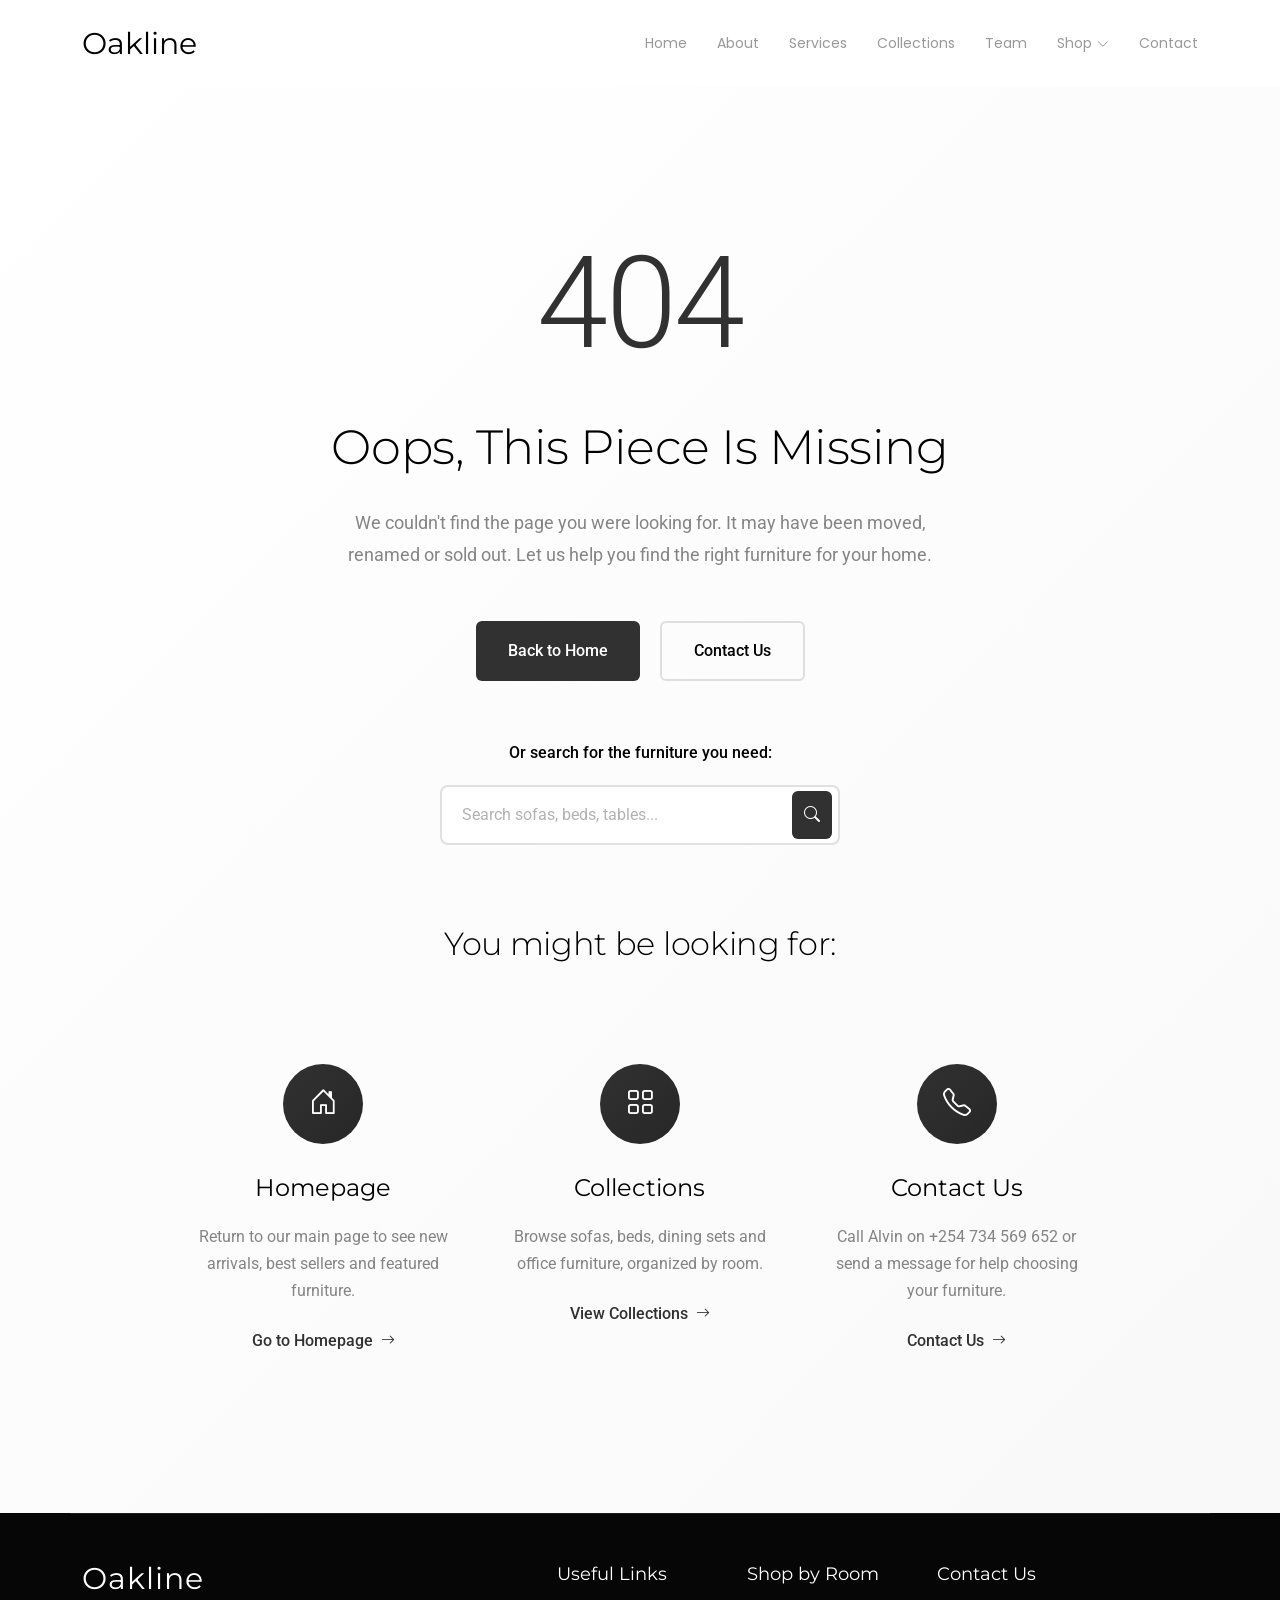
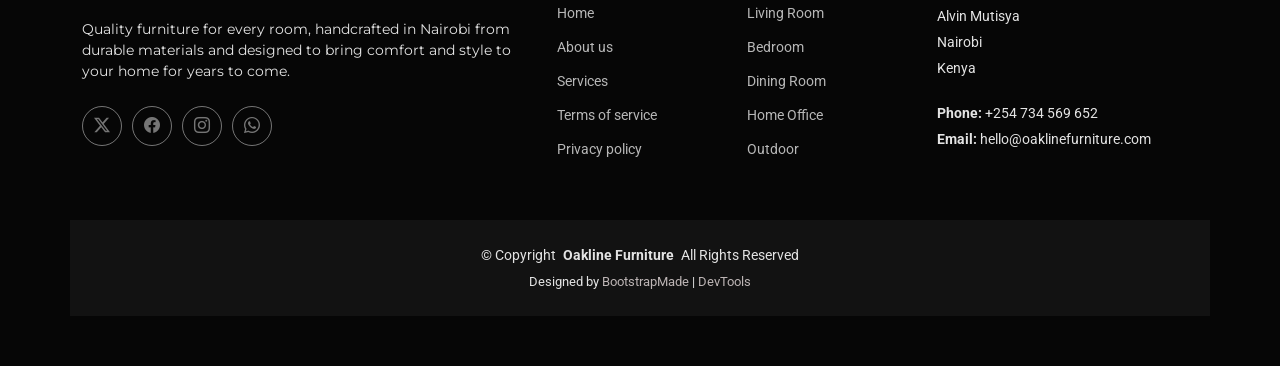
<file: Axis/portfolio-details.html>
<!DOCTYPE html>
<html lang="en">

<head>
  <meta charset="utf-8">
  <meta content="width=device-width, initial-scale=1.0" name="viewport">
  <title>404 - Oakline Furniture</title>
  <meta name="description" content="Sorry, we couldn't find that page. Browse our furniture collections or contact Oakline Furniture in Nairobi.">
  <meta name="keywords" content="furniture, Nairobi furniture, page not found">

  <!-- Favicons -->
  <link href="assets/img/favicon.png" rel="icon">
  <link href="assets/img/apple-touch-icon.png" rel="apple-touch-icon">

  <!-- Fonts -->
  <link href="https://fonts.googleapis.com" rel="preconnect">
  <link href="https://fonts.gstatic.com" rel="preconnect" crossorigin>
  <link href="https://fonts.googleapis.com/css2?family=Roboto:ital,wght@0,100;0,300;0,400;0,500;0,700;0,900;1,100;1,300;1,400;1,500;1,700;1,900&family=Montserrat:ital,wght@0,100;0,200;0,300;0,400;0,500;0,600;0,700;0,800;0,900;1,100;1,200;1,300;1,400;1,500;1,600;1,700;1,800;1,900&family=Poppins:ital,wght@0,100;0,200;0,300;0,400;0,500;0,600;0,700;0,800;0,900;1,100;1,200;1,300;1,400;1,500;1,600;1,700;1,800;1,900&display=swap" rel="stylesheet">

  <!-- Vendor CSS Files -->
  <link href="assets/vendor/bootstrap/css/bootstrap.min.css" rel="stylesheet">
  <link href="assets/vendor/bootstrap-icons/bootstrap-icons.css" rel="stylesheet">
  <link href="assets/vendor/aos/aos.css" rel="stylesheet">
  <link href="assets/vendor/glightbox/css/glightbox.min.css" rel="stylesheet">
  <link href="assets/vendor/swiper/swiper-bundle.min.css" rel="stylesheet">

  <!-- Main CSS File -->
  <link href="assets/css/main.css" rel="stylesheet">
</head>

<body class="page-404">

  <header id="header" class="header d-flex align-items-center sticky-top">
    <div class="container-fluid container-xl position-relative d-flex align-items-center justify-content-between">

      <a href="index.html" class="logo d-flex align-items-center">
        <h1 class="sitename">Oakline</h1>
      </a>

      <nav id="navmenu" class="navmenu">
        <ul>
          <li><a href="index.html#hero">Home</a></li>
          <li><a href="index.html#about">About</a></li>
          <li><a href="index.html#services">Services</a></li>
          <li><a href="index.html#portfolio">Collections</a></li>
          <li><a href="index.html#team">Team</a></li>
          <li class="dropdown"><a href="#"><span>Shop</span> <i class="bi bi-chevron-down toggle-dropdown"></i></a>
            <ul>
              <li><a href="#">New Arrivals</a></li>
              <li class="dropdown"><a href="#"><span>By Room</span> <i class="bi bi-chevron-down toggle-dropdown"></i></a>
                <ul>
                  <li><a href="#">Living Room</a></li>
                  <li><a href="#">Bedroom</a></li>
                  <li><a href="#">Dining Room</a></li>
                  <li><a href="#">Home Office</a></li>
                  <li><a href="#">Outdoor</a></li>
                </ul>
              </li>
              <li><a href="#">Best Sellers</a></li>
              <li><a href="#">Sale</a></li>
              <li><a href="#">Gift Cards</a></li>
            </ul>
          </li>
          <li><a href="index.html#contact">Contact</a></li>
        </ul>
        <i class="mobile-nav-toggle d-xl-none bi bi-list"></i>
      </nav>

    </div>
  </header>

  <main class="main">

    <!-- Error 404 Section -->
    <section id="error-404" class="error-404 section">

      <div class="container" data-aos="fade-up" data-aos-delay="100">

        <div class="row justify-content-center text-center">
          <div class="col-lg-8">

            <div class="error-content">
              <div class="error-number" data-aos="zoom-in" data-aos-delay="200">404</div>

              <h1 class="error-title" data-aos="fade-up" data-aos-delay="300">Oops, This Piece Is Missing</h1>

              <p class="error-description" data-aos="fade-up" data-aos-delay="400">
                We couldn't find the page you were looking for. It may have been moved, renamed or sold out. Let us help you find the right furniture for your home.
              </p>

              <div class="error-actions" data-aos="fade-up" data-aos-delay="500">
                <a href="index.html" class="btn-primary">Back to Home</a>
                <a href="index.html#contact" class="btn-secondary">Contact Us</a>
              </div>

              <div class="search-section" data-aos="fade-up" data-aos-delay="600">
                <p class="search-label">Or search for the furniture you need:</p>
                <form class="search-form">
                  <div class="search-input-group">
                    <input type="text" class="search-input" placeholder="Search sofas, beds, tables..." required="">
                    <button type="submit" class="search-btn">
                      <i class="bi bi-search"></i>
                    </button>
                  </div>
                </form>
              </div>

            </div>

          </div>
        </div>

        <div class="helpful-links" data-aos="fade-up" data-aos-delay="700">
          <div class="row justify-content-center">
            <div class="col-lg-10">

              <h3 class="links-title">You might be looking for:</h3>

              <div class="row">
                <div class="col-md-4" data-aos="fade-up" data-aos-delay="800">
                  <div class="link-item">
                    <div class="link-icon">
                      <i class="bi bi-house-door"></i>
                    </div>
                    <h4>Homepage</h4>
                    <p>Return to our main page to see new arrivals, best sellers and featured furniture.</p>
                    <a href="index.html" class="link-cta">Go to Homepage <i class="bi bi-arrow-right"></i></a>
                  </div>
                </div>

                <div class="col-md-4" data-aos="fade-up" data-aos-delay="900">
                  <div class="link-item">
                    <div class="link-icon">
                      <i class="bi bi-grid"></i>
                    </div>
                    <h4>Collections</h4>
                    <p>Browse sofas, beds, dining sets and office furniture, organized by room.</p>
                    <a href="index.html#portfolio" class="link-cta">View Collections <i class="bi bi-arrow-right"></i></a>
                  </div>
                </div>

                <div class="col-md-4" data-aos="fade-up" data-aos-delay="1000">
                  <div class="link-item">
                    <div class="link-icon">
                      <i class="bi bi-telephone"></i>
                    </div>
                    <h4>Contact Us</h4>
                    <p>Call Alvin on +254 734 569 652 or send a message for help choosing your furniture.</p>
                    <a href="index.html#contact" class="link-cta">Contact Us <i class="bi bi-arrow-right"></i></a>
                  </div>
                </div>
              </div>

            </div>
          </div>
        </div>

      </div>

    </section><!-- /Error 404 Section -->

  </main>

  <footer id="footer" class="footer dark-background">

    <div class="container footer-top">
      <div class="row gy-4">
        <div class="col-lg-5 col-md-12 footer-about">
          <a href="index.html" class="logo d-flex align-items-center">
            <span class="sitename">Oakline</span>
          </a>
          <p>Quality furniture for every room, handcrafted in Nairobi from durable materials and designed to bring comfort and style to your home for years to come.</p>
          <div class="social-links d-flex mt-4">
            <a href="#"><i class="bi bi-twitter-x"></i></a>
            <a href="#"><i class="bi bi-facebook"></i></a>
            <a href="#"><i class="bi bi-instagram"></i></a>
            <a href="#"><i class="bi bi-whatsapp"></i></a>
          </div>
        </div>

        <div class="col-lg-2 col-6 footer-links">
          <h4>Useful Links</h4>
          <ul>
            <li><a href="index.html">Home</a></li>
            <li><a href="index.html#about">About us</a></li>
            <li><a href="index.html#services">Services</a></li>
            <li><a href="#">Terms of service</a></li>
            <li><a href="#">Privacy policy</a></li>
          </ul>
        </div>

        <div class="col-lg-2 col-6 footer-links">
          <h4>Shop by Room</h4>
          <ul>
            <li><a href="#">Living Room</a></li>
            <li><a href="#">Bedroom</a></li>
            <li><a href="#">Dining Room</a></li>
            <li><a href="#">Home Office</a></li>
            <li><a href="#">Outdoor</a></li>
          </ul>
        </div>

        <div class="col-lg-3 col-md-12 footer-contact text-center text-md-start">
          <h4>Contact Us</h4>
          <p>Alvin Mutisya</p>
          <p>Nairobi</p>
          <p>Kenya</p>
          <p class="mt-4"><strong>Phone:</strong> <span>+254 734 569 652</span></p>
          <p><strong>Email:</strong> <span>hello@oaklinefurniture.com</span></p>
        </div>

      </div>
    </div>

    <div class="container copyright text-center mt-4">
      <p>© <span>Copyright</span> <strong class="px-1 sitename">Oakline Furniture</strong> <span>All Rights Reserved</span></p>
      <div class="credits">
        <!-- All the links in the footer should remain intact. -->
        <!-- You can delete the links only if you've purchased the pro version. -->
        <!-- Licensing information: https://bootstrapmade.com/license/ -->
        Designed by <a href="https://bootstrapmade.com/">BootstrapMade</a> | <a href="https://bootstrapmade.com/tools/">DevTools</a>
      </div>
    </div>

  </footer>

  <!-- Scroll Top -->
  <a href="#" id="scroll-top" class="scroll-top d-flex align-items-center justify-content-center"><i class="bi bi-arrow-up-short"></i></a>

  <!-- Preloader -->
  <div id="preloader"></div>

  <!-- Vendor JS Files -->
  <script src="assets/vendor/bootstrap/js/bootstrap.bundle.min.js"></script>
  <script src="assets/vendor/php-email-form/validate.js"></script>
  <script src="assets/vendor/aos/aos.js"></script>
  <script src="assets/vendor/glightbox/js/glightbox.min.js"></script>
  <script src="assets/vendor/purecounter/purecounter_vanilla.js"></script>
  <script src="assets/vendor/imagesloaded/imagesloaded.pkgd.min.js"></script>
  <script src="assets/vendor/isotope-layout/isotope.pkgd.min.js"></script>
  <script src="assets/vendor/swiper/swiper-bundle.min.js"></script>

  <!-- Main JS File -->
  <script src="assets/js/main.js"></script>

</body>

</html>
</file>
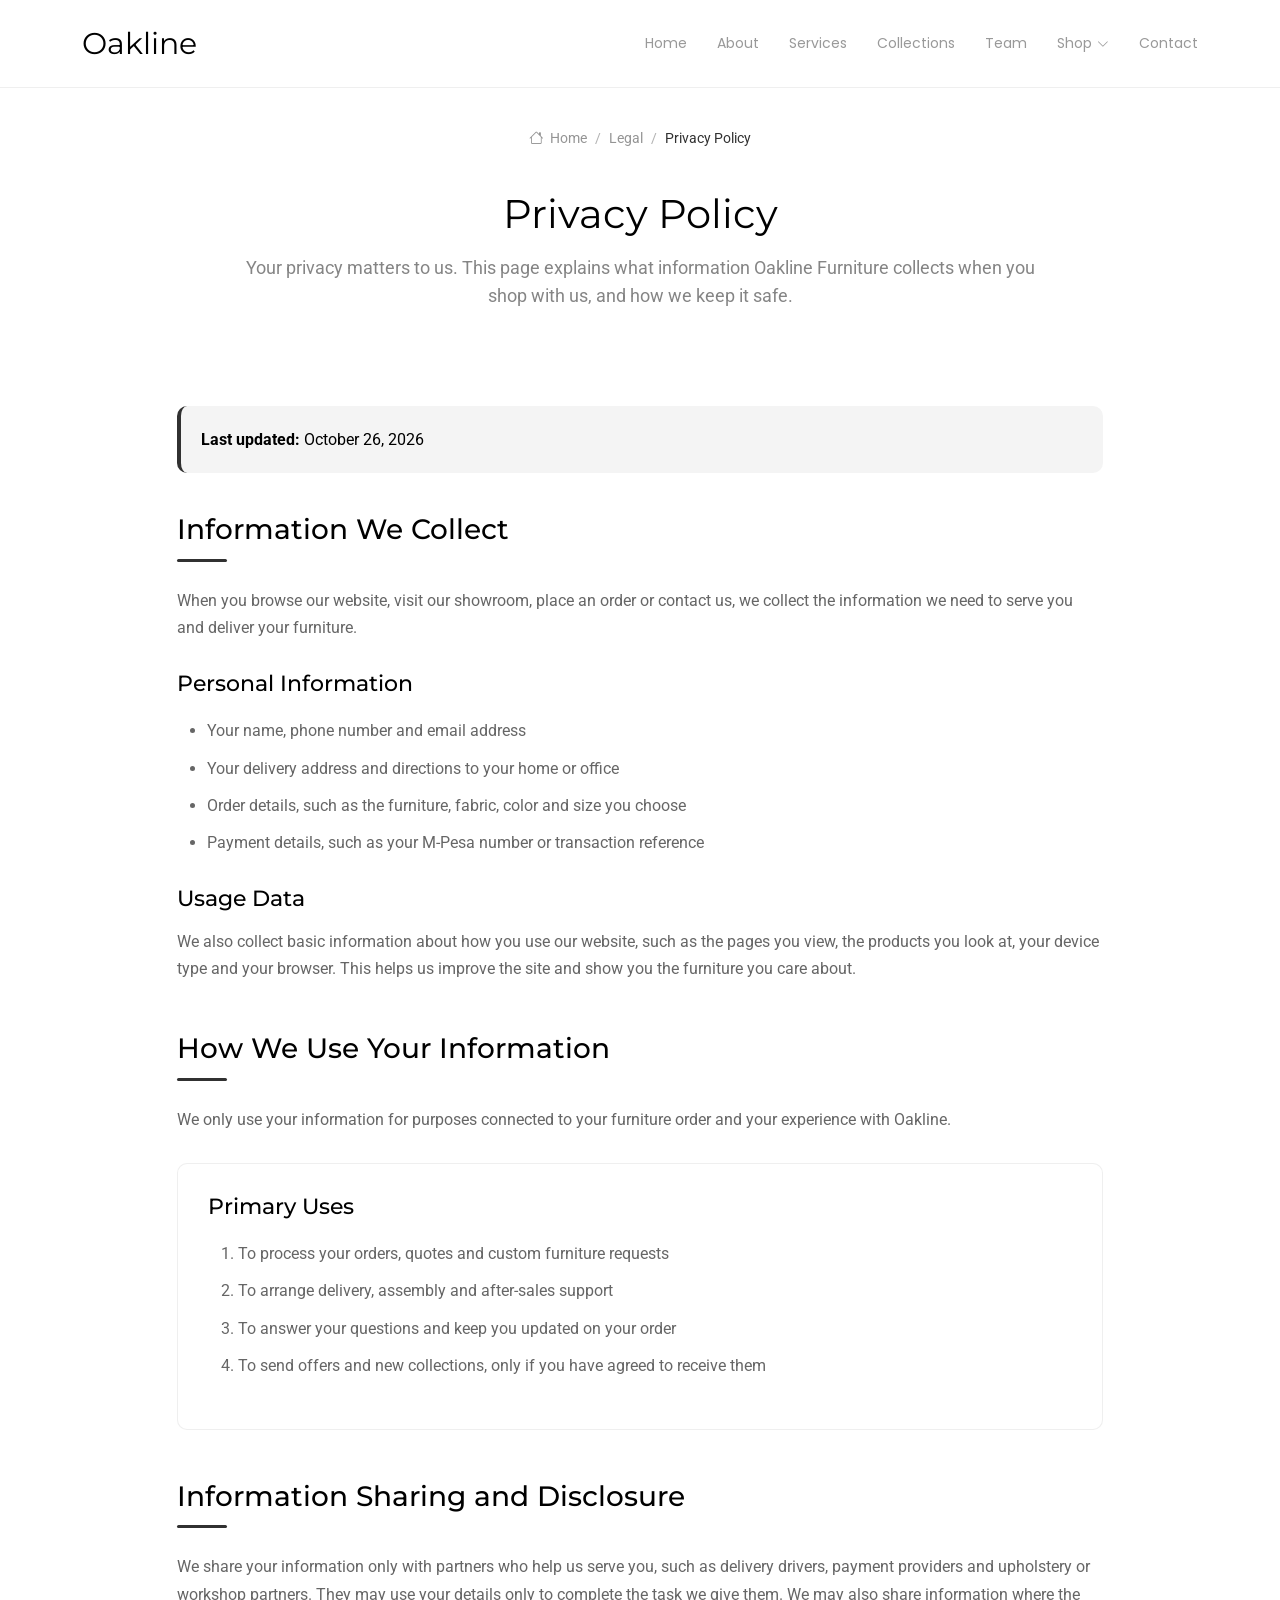
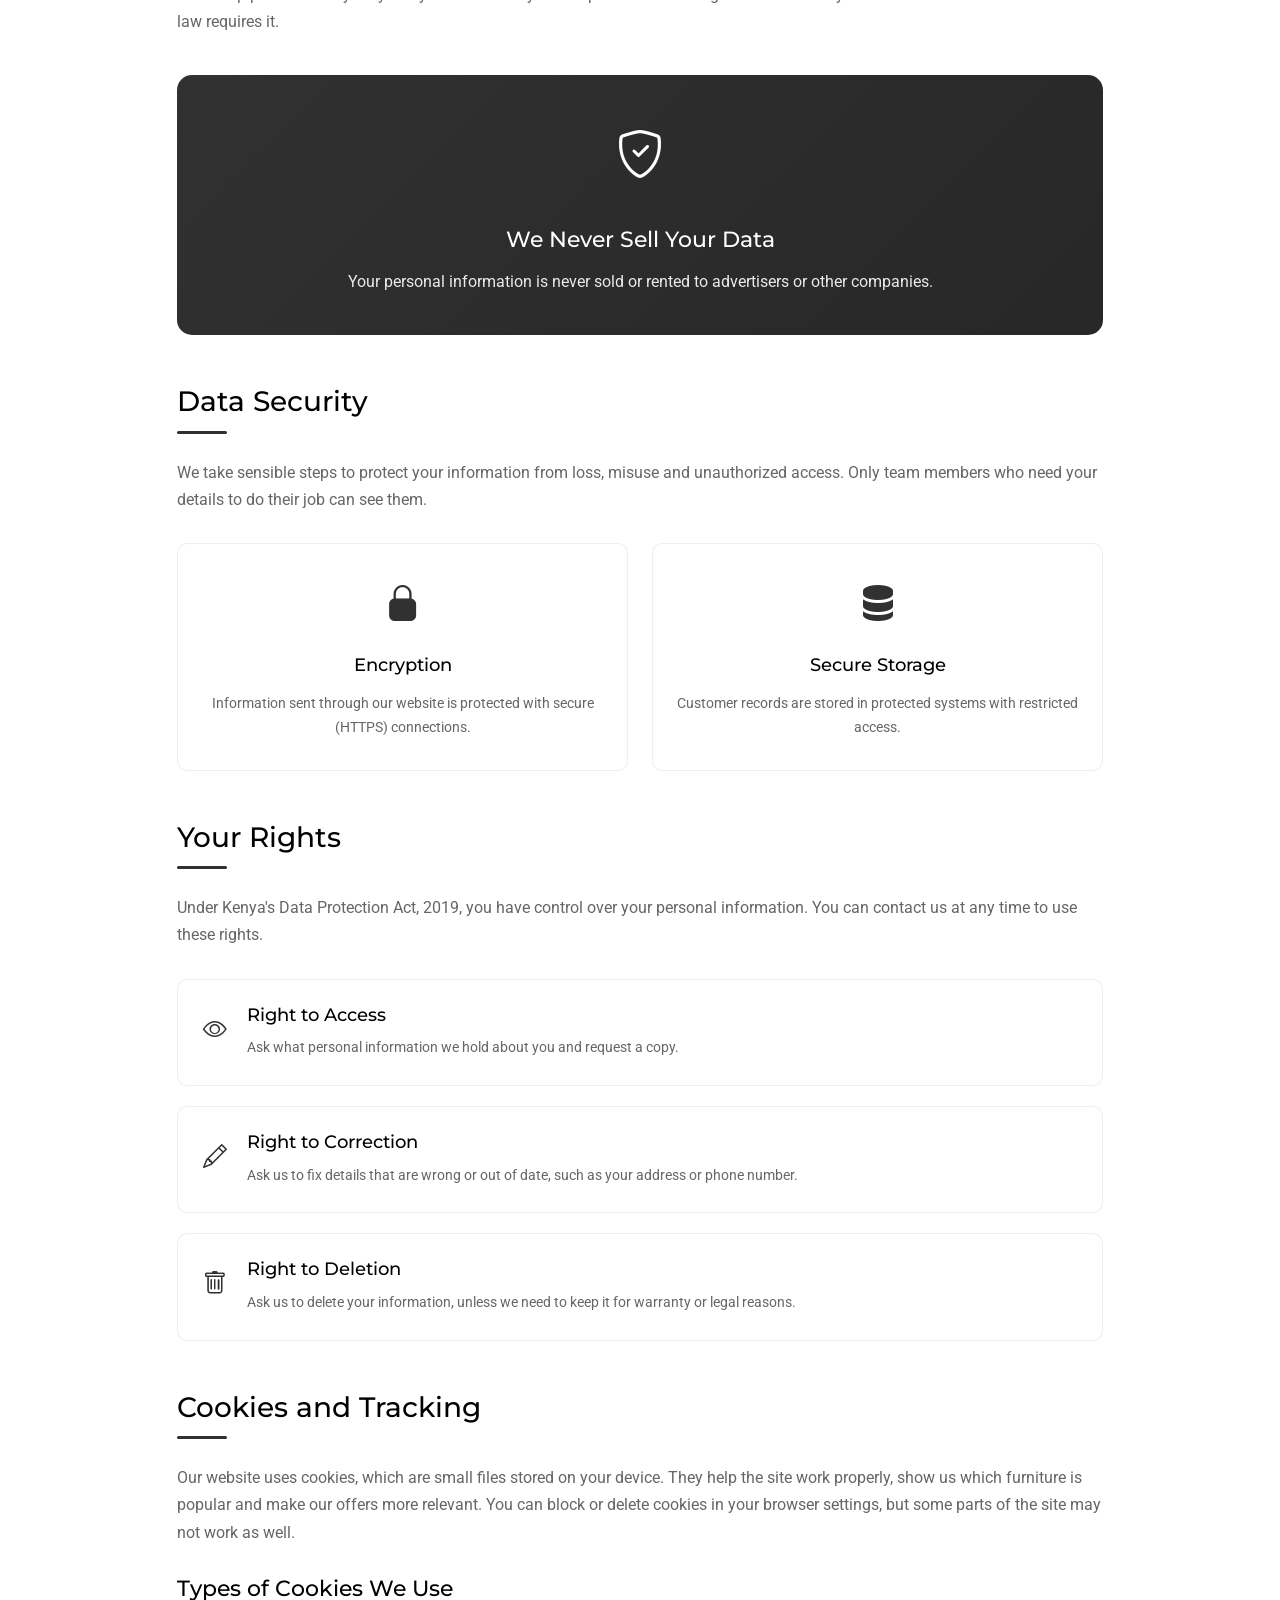
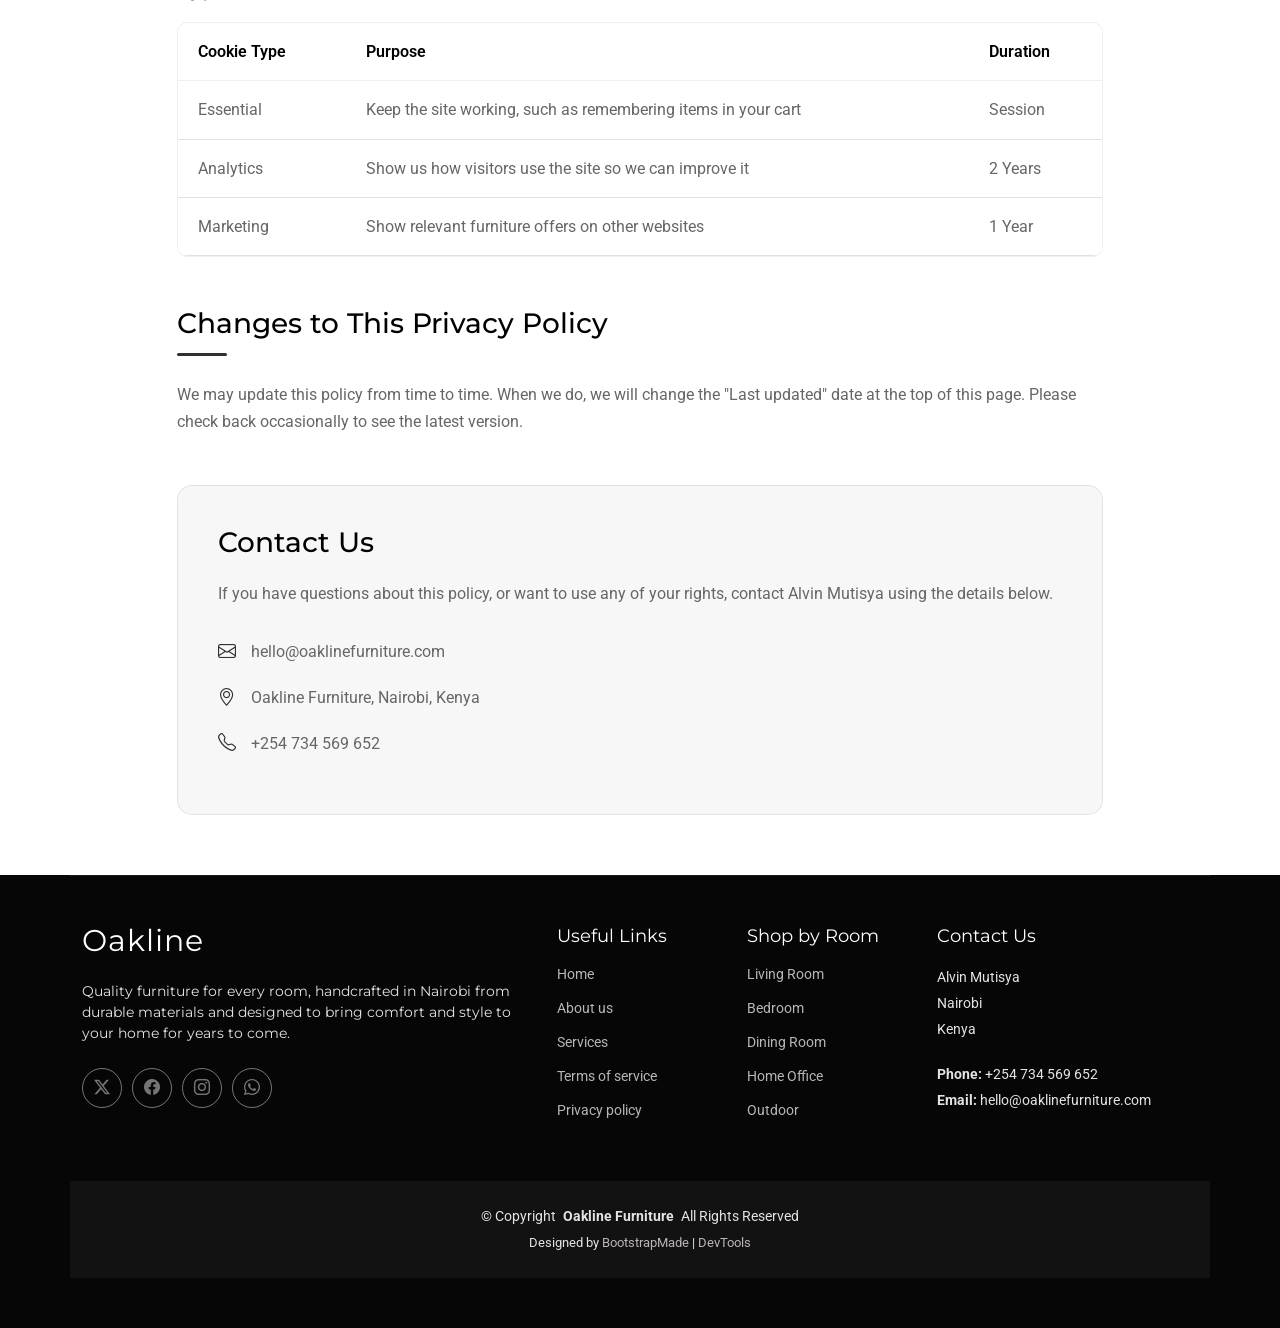
<file: Axis/privacy.html>
<!DOCTYPE html>
<html lang="en">

<head>
  <meta charset="utf-8">
  <meta content="width=device-width, initial-scale=1.0" name="viewport">
  <title>Privacy Policy - Oakline Furniture</title>
  <meta name="description" content="How Oakline Furniture in Nairobi collects, uses and protects your personal information.">
  <meta name="keywords" content="privacy policy, Oakline Furniture, Nairobi furniture, data protection">

  <!-- Favicons -->
  <link href="assets/img/favicon.png" rel="icon">
  <link href="assets/img/apple-touch-icon.png" rel="apple-touch-icon">

  <!-- Fonts -->
  <link href="https://fonts.googleapis.com" rel="preconnect">
  <link href="https://fonts.gstatic.com" rel="preconnect" crossorigin>
  <link href="https://fonts.googleapis.com/css2?family=Roboto:ital,wght@0,100;0,300;0,400;0,500;0,700;0,900;1,100;1,300;1,400;1,500;1,700;1,900&family=Montserrat:ital,wght@0,100;0,200;0,300;0,400;0,500;0,600;0,700;0,800;0,900;1,100;1,200;1,300;1,400;1,500;1,600;1,700;1,800;1,900&family=Poppins:ital,wght@0,100;0,200;0,300;0,400;0,500;0,600;0,700;0,800;0,900;1,100;1,200;1,300;1,400;1,500;1,600;1,700;1,800;1,900&display=swap" rel="stylesheet">

  <!-- Vendor CSS Files -->
  <link href="assets/vendor/bootstrap/css/bootstrap.min.css" rel="stylesheet">
  <link href="assets/vendor/bootstrap-icons/bootstrap-icons.css" rel="stylesheet">
  <link href="assets/vendor/aos/aos.css" rel="stylesheet">
  <link href="assets/vendor/glightbox/css/glightbox.min.css" rel="stylesheet">
  <link href="assets/vendor/swiper/swiper-bundle.min.css" rel="stylesheet">

  <!-- Main CSS File -->
  <link href="assets/css/main.css" rel="stylesheet">
</head>

<body class="privacy-page">

  <header id="header" class="header d-flex align-items-center sticky-top">
    <div class="container-fluid container-xl position-relative d-flex align-items-center justify-content-between">

      <a href="index.html" class="logo d-flex align-items-center">
        <h1 class="sitename">Oakline</h1>
      </a>

      <nav id="navmenu" class="navmenu">
        <ul>
          <li><a href="index.html#hero">Home</a></li>
          <li><a href="index.html#about">About</a></li>
          <li><a href="index.html#services">Services</a></li>
          <li><a href="index.html#portfolio">Collections</a></li>
          <li><a href="index.html#team">Team</a></li>
          <li class="dropdown"><a href="#"><span>Shop</span> <i class="bi bi-chevron-down toggle-dropdown"></i></a>
            <ul>
              <li><a href="#">New Arrivals</a></li>
              <li class="dropdown"><a href="#"><span>By Room</span> <i class="bi bi-chevron-down toggle-dropdown"></i></a>
                <ul>
                  <li><a href="#">Living Room</a></li>
                  <li><a href="#">Bedroom</a></li>
                  <li><a href="#">Dining Room</a></li>
                  <li><a href="#">Home Office</a></li>
                  <li><a href="#">Outdoor</a></li>
                </ul>
              </li>
              <li><a href="#">Best Sellers</a></li>
              <li><a href="#">Sale</a></li>
              <li><a href="#">Gift Cards</a></li>
            </ul>
          </li>
          <li><a href="index.html#contact">Contact</a></li>
        </ul>
        <i class="mobile-nav-toggle d-xl-none bi bi-list"></i>
      </nav>

    </div>
  </header>

  <main class="main">

    <!-- Page Title -->
    <div class="page-title">
      <div class="breadcrumbs">
        <nav aria-label="breadcrumb">
          <ol class="breadcrumb">
            <li class="breadcrumb-item"><a href="index.html"><i class="bi bi-house"></i> Home</a></li>
            <li class="breadcrumb-item"><a href="#">Legal</a></li>
            <li class="breadcrumb-item active current">Privacy Policy</li>
          </ol>
        </nav>
      </div>

      <div class="title-wrapper">
        <h1>Privacy Policy</h1>
        <p>Your privacy matters to us. This page explains what information Oakline Furniture collects when you shop with us, and how we keep it safe.</p>
      </div>
    </div><!-- End Page Title -->

    <!-- Privacy Section -->
    <section id="privacy" class="privacy section">

      <div class="container" data-aos="fade-up" data-aos-delay="100">

        <div class="row">
          <div class="col-lg-10 mx-auto">

            <div class="privacy-content">
              <div class="last-updated" data-aos="fade-up" data-aos-delay="200">
                <p><strong>Last updated:</strong> October 26, 2026</p>
              </div>

              <div class="privacy-section" data-aos="fade-up" data-aos-delay="300">
                <h3>Information We Collect</h3>
                <p>When you browse our website, visit our showroom, place an order or contact us, we collect the information we need to serve you and deliver your furniture.</p>

                <h4>Personal Information</h4>
                <ul>
                  <li>Your name, phone number and email address</li>
                  <li>Your delivery address and directions to your home or office</li>
                  <li>Order details, such as the furniture, fabric, color and size you choose</li>
                  <li>Payment details, such as your M-Pesa number or transaction reference</li>
                </ul>

                <h4>Usage Data</h4>
                <p>We also collect basic information about how you use our website, such as the pages you view, the products you look at, your device type and your browser. This helps us improve the site and show you the furniture you care about.</p>
              </div>

              <div class="privacy-section" data-aos="fade-up" data-aos-delay="400">
                <h3>How We Use Your Information</h3>
                <p>We only use your information for purposes connected to your furniture order and your experience with Oakline.</p>

                <div class="info-box">
                  <h4>Primary Uses</h4>
                  <ol>
                    <li>To process your orders, quotes and custom furniture requests</li>
                    <li>To arrange delivery, assembly and after-sales support</li>
                    <li>To answer your questions and keep you updated on your order</li>
                    <li>To send offers and new collections, only if you have agreed to receive them</li>
                  </ol>
                </div>
              </div>

              <div class="privacy-section" data-aos="fade-up" data-aos-delay="500">
                <h3>Information Sharing and Disclosure</h3>
                <p>We share your information only with partners who help us serve you, such as delivery drivers, payment providers and upholstery or workshop partners. They may use your details only to complete the task we give them. We may also share information where the law requires it.</p>

                <div class="highlight-box" data-aos="fade-up" data-aos-delay="600">
                  <i class="bi bi-shield-check"></i>
                  <h4>We Never Sell Your Data</h4>
                  <p>Your personal information is never sold or rented to advertisers or other companies.</p>
                </div>
              </div>

              <div class="privacy-section" data-aos="fade-up" data-aos-delay="700">
                <h3>Data Security</h3>
                <p>We take sensible steps to protect your information from loss, misuse and unauthorized access. Only team members who need your details to do their job can see them.</p>

                <div class="security-measures">
                  <div class="row">
                    <div class="col-md-6" data-aos="fade-right" data-aos-delay="800">
                      <div class="measure-item">
                        <i class="bi bi-lock-fill"></i>
                        <h5>Encryption</h5>
                        <p>Information sent through our website is protected with secure (HTTPS) connections.</p>
                      </div>
                    </div>
                    <div class="col-md-6" data-aos="fade-left" data-aos-delay="900">
                      <div class="measure-item">
                        <i class="bi bi-server"></i>
                        <h5>Secure Storage</h5>
                        <p>Customer records are stored in protected systems with restricted access.</p>
                      </div>
                    </div>
                  </div>
                </div>
              </div>

              <div class="privacy-section" data-aos="fade-up" data-aos-delay="1000">
                <h3>Your Rights</h3>
                <p>Under Kenya's Data Protection Act, 2019, you have control over your personal information. You can contact us at any time to use these rights.</p>

                <div class="rights-list">
                  <div class="right-item">
                    <i class="bi bi-eye"></i>
                    <div>
                      <h5>Right to Access</h5>
                      <p>Ask what personal information we hold about you and request a copy.</p>
                    </div>
                  </div>
                  <div class="right-item">
                    <i class="bi bi-pencil"></i>
                    <div>
                      <h5>Right to Correction</h5>
                      <p>Ask us to fix details that are wrong or out of date, such as your address or phone number.</p>
                    </div>
                  </div>
                  <div class="right-item">
                    <i class="bi bi-trash"></i>
                    <div>
                      <h5>Right to Deletion</h5>
                      <p>Ask us to delete your information, unless we need to keep it for warranty or legal reasons.</p>
                    </div>
                  </div>
                </div>
              </div>

              <div class="privacy-section" data-aos="fade-up" data-aos-delay="1100">
                <h3>Cookies and Tracking</h3>
                <p>Our website uses cookies, which are small files stored on your device. They help the site work properly, show us which furniture is popular and make our offers more relevant. You can block or delete cookies in your browser settings, but some parts of the site may not work as well.</p>

                <div class="cookie-types">
                  <h4>Types of Cookies We Use</h4>
                  <div class="table-responsive">
                    <table class="table">
                      <thead>
                        <tr>
                          <th>Cookie Type</th>
                          <th>Purpose</th>
                          <th>Duration</th>
                        </tr>
                      </thead>
                      <tbody>
                        <tr>
                          <td>Essential</td>
                          <td>Keep the site working, such as remembering items in your cart</td>
                          <td>Session</td>
                        </tr>
                        <tr>
                          <td>Analytics</td>
                          <td>Show us how visitors use the site so we can improve it</td>
                          <td>2 Years</td>
                        </tr>
                        <tr>
                          <td>Marketing</td>
                          <td>Show relevant furniture offers on other websites</td>
                          <td>1 Year</td>
                        </tr>
                      </tbody>
                    </table>
                  </div>
                </div>
              </div>

              <div class="privacy-section" data-aos="fade-up" data-aos-delay="1200">
                <h3>Changes to This Privacy Policy</h3>
                <p>We may update this policy from time to time. When we do, we will change the "Last updated" date at the top of this page. Please check back occasionally to see the latest version.</p>
              </div>

              <div class="contact-section" data-aos="fade-up" data-aos-delay="1300">
                <h3>Contact Us</h3>
                <p>If you have questions about this policy, or want to use any of your rights, contact Alvin Mutisya using the details below.</p>

                <div class="contact-info">
                  <div class="contact-item">
                    <i class="bi bi-envelope"></i>
                    <span>hello@oaklinefurniture.com</span>
                  </div>
                  <div class="contact-item">
                    <i class="bi bi-geo-alt"></i>
                    <span>Oakline Furniture, Nairobi, Kenya</span>
                  </div>
                  <div class="contact-item">
                    <i class="bi bi-telephone"></i>
                    <span>+254 734 569 652</span>
                  </div>
                </div>
              </div>

            </div>

          </div>
        </div>

      </div>

    </section><!-- /Privacy Section -->

  </main>

  <footer id="footer" class="footer dark-background">

    <div class="container footer-top">
      <div class="row gy-4">
        <div class="col-lg-5 col-md-12 footer-about">
          <a href="index.html" class="logo d-flex align-items-center">
            <span class="sitename">Oakline</span>
          </a>
          <p>Quality furniture for every room, handcrafted in Nairobi from durable materials and designed to bring comfort and style to your home for years to come.</p>
          <div class="social-links d-flex mt-4">
            <a href="#"><i class="bi bi-twitter-x"></i></a>
            <a href="#"><i class="bi bi-facebook"></i></a>
            <a href="#"><i class="bi bi-instagram"></i></a>
            <a href="#"><i class="bi bi-whatsapp"></i></a>
          </div>
        </div>

        <div class="col-lg-2 col-6 footer-links">
          <h4>Useful Links</h4>
          <ul>
            <li><a href="index.html">Home</a></li>
            <li><a href="index.html#about">About us</a></li>
            <li><a href="index.html#services">Services</a></li>
            <li><a href="#">Terms of service</a></li>
            <li><a href="privacy.html">Privacy policy</a></li>
          </ul>
        </div>

        <div class="col-lg-2 col-6 footer-links">
          <h4>Shop by Room</h4>
          <ul>
            <li><a href="#">Living Room</a></li>
            <li><a href="#">Bedroom</a></li>
            <li><a href="#">Dining Room</a></li>
            <li><a href="#">Home Office</a></li>
            <li><a href="#">Outdoor</a></li>
          </ul>
        </div>

        <div class="col-lg-3 col-md-12 footer-contact text-center text-md-start">
          <h4>Contact Us</h4>
          <p>Alvin Mutisya</p>
          <p>Nairobi</p>
          <p>Kenya</p>
          <p class="mt-4"><strong>Phone:</strong> <span>+254 734 569 652</span></p>
          <p><strong>Email:</strong> <span>hello@oaklinefurniture.com</span></p>
        </div>

      </div>
    </div>

    <div class="container copyright text-center mt-4">
      <p>© <span>Copyright</span> <strong class="px-1 sitename">Oakline Furniture</strong> <span>All Rights Reserved</span></p>
      <div class="credits">
        <!-- All the links in the footer should remain intact. -->
        <!-- You can delete the links only if you've purchased the pro version. -->
        <!-- Licensing information: https://bootstrapmade.com/license/ -->
        Designed by <a href="https://bootstrapmade.com/">BootstrapMade</a> | <a href="https://bootstrapmade.com/tools/">DevTools</a>
      </div>
    </div>

  </footer>

  <!-- Scroll Top -->
  <a href="#" id="scroll-top" class="scroll-top d-flex align-items-center justify-content-center"><i class="bi bi-arrow-up-short"></i></a>

  <!-- Preloader -->
  <div id="preloader"></div>

  <!-- Vendor JS Files -->
  <script src="assets/vendor/bootstrap/js/bootstrap.bundle.min.js"></script>
  <script src="assets/vendor/php-email-form/validate.js"></script>
  <script src="assets/vendor/aos/aos.js"></script>
  <script src="assets/vendor/glightbox/js/glightbox.min.js"></script>
  <script src="assets/vendor/purecounter/purecounter_vanilla.js"></script>
  <script src="assets/vendor/imagesloaded/imagesloaded.pkgd.min.js"></script>
  <script src="assets/vendor/isotope-layout/isotope.pkgd.min.js"></script>
  <script src="assets/vendor/swiper/swiper-bundle.min.js"></script>

  <!-- Main JS File -->
  <script src="assets/js/main.js"></script>

</body>

</html>
</file>
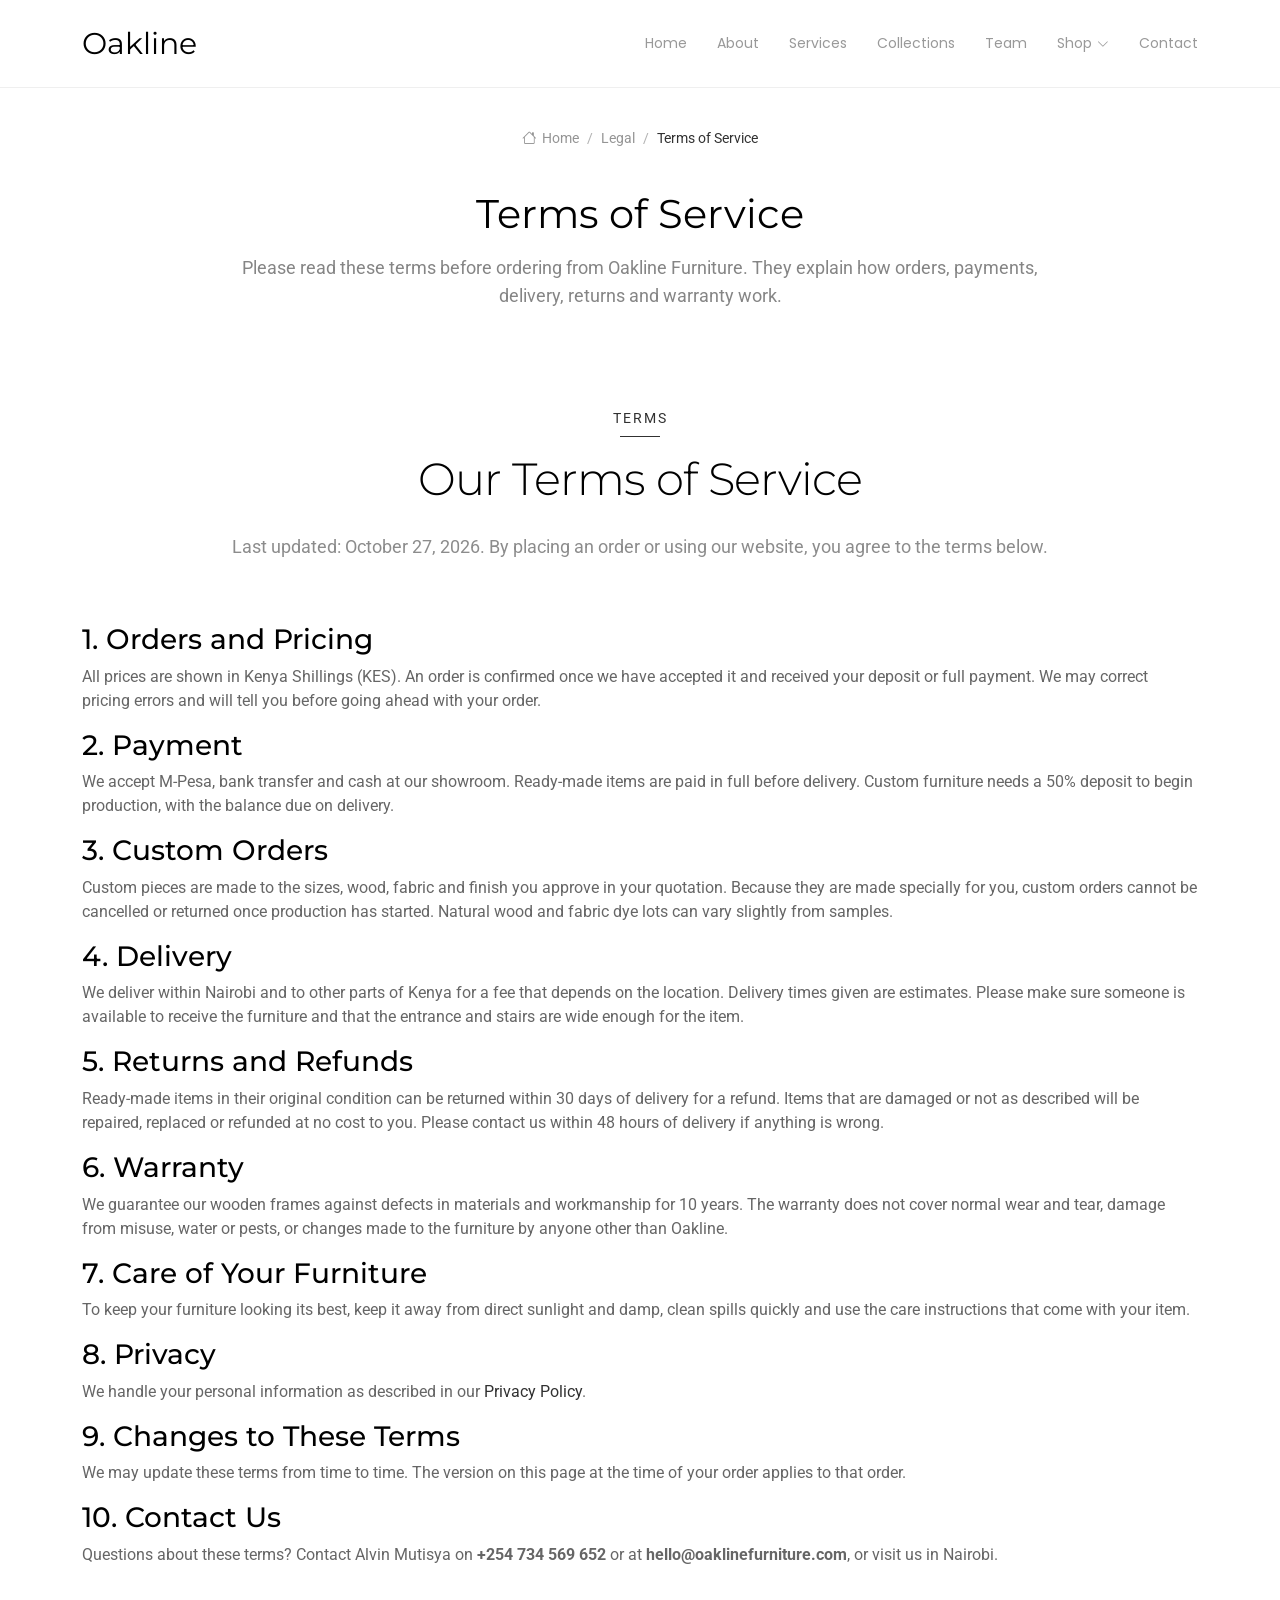
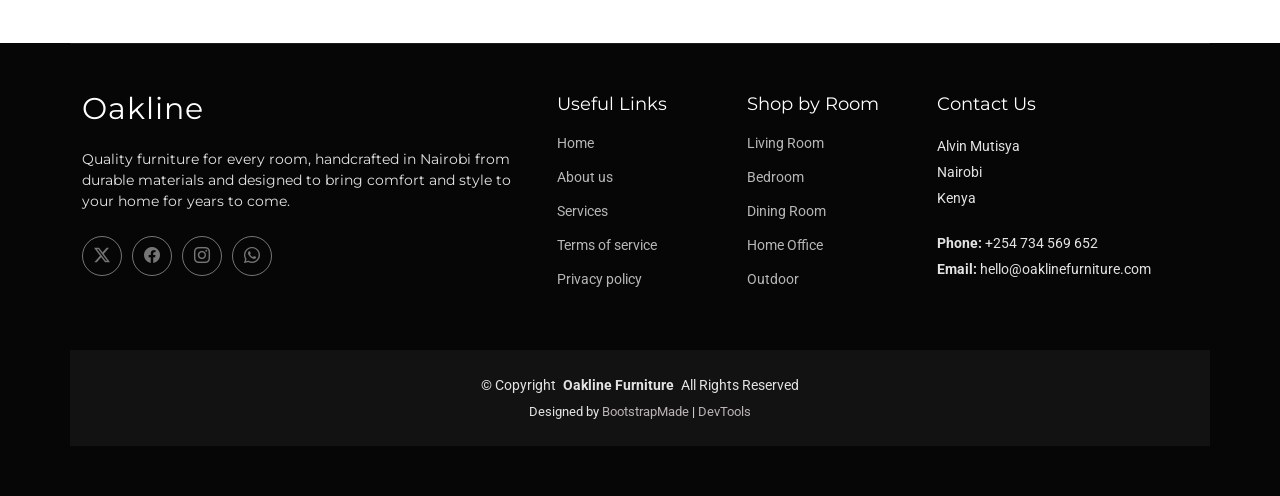
<file: Axis/starter-page.html>
<!DOCTYPE html>
<html lang="en">

<head>
  <meta charset="utf-8">
  <meta content="width=device-width, initial-scale=1.0" name="viewport">
  <title>Terms of Service - Oakline Furniture</title>
  <meta name="description" content="Terms of service for ordering furniture from Oakline Furniture in Nairobi, including payment, delivery, returns and warranty.">
  <meta name="keywords" content="terms of service, furniture orders, delivery, returns, warranty, Nairobi furniture">

  <!-- Favicons -->
  <link href="assets/img/favicon.png" rel="icon">
  <link href="assets/img/apple-touch-icon.png" rel="apple-touch-icon">

  <!-- Fonts -->
  <link href="https://fonts.googleapis.com" rel="preconnect">
  <link href="https://fonts.gstatic.com" rel="preconnect" crossorigin>
  <link href="https://fonts.googleapis.com/css2?family=Roboto:ital,wght@0,100;0,300;0,400;0,500;0,700;0,900;1,100;1,300;1,400;1,500;1,700;1,900&family=Montserrat:ital,wght@0,100;0,200;0,300;0,400;0,500;0,600;0,700;0,800;0,900;1,100;1,200;1,300;1,400;1,500;1,600;1,700;1,800;1,900&family=Poppins:ital,wght@0,100;0,200;0,300;0,400;0,500;0,600;0,700;0,800;0,900;1,100;1,200;1,300;1,400;1,500;1,600;1,700;1,800;1,900&display=swap" rel="stylesheet">

  <!-- Vendor CSS Files -->
  <link href="assets/vendor/bootstrap/css/bootstrap.min.css" rel="stylesheet">
  <link href="assets/vendor/bootstrap-icons/bootstrap-icons.css" rel="stylesheet">
  <link href="assets/vendor/aos/aos.css" rel="stylesheet">
  <link href="assets/vendor/glightbox/css/glightbox.min.css" rel="stylesheet">
  <link href="assets/vendor/swiper/swiper-bundle.min.css" rel="stylesheet">

  <!-- Main CSS File -->
  <link href="assets/css/main.css" rel="stylesheet">
</head>

<body class="starter-page-page">

  <header id="header" class="header d-flex align-items-center sticky-top">
    <div class="container-fluid container-xl position-relative d-flex align-items-center justify-content-between">

      <a href="index.html" class="logo d-flex align-items-center">
        <h1 class="sitename">Oakline</h1>
      </a>

      <nav id="navmenu" class="navmenu">
        <ul>
          <li><a href="index.html#hero">Home</a></li>
          <li><a href="index.html#about">About</a></li>
          <li><a href="index.html#services">Services</a></li>
          <li><a href="index.html#portfolio">Collections</a></li>
          <li><a href="index.html#team">Team</a></li>
          <li class="dropdown"><a href="#"><span>Shop</span> <i class="bi bi-chevron-down toggle-dropdown"></i></a>
            <ul>
              <li><a href="#">New Arrivals</a></li>
              <li class="dropdown"><a href="#"><span>By Room</span> <i class="bi bi-chevron-down toggle-dropdown"></i></a>
                <ul>
                  <li><a href="#">Living Room</a></li>
                  <li><a href="#">Bedroom</a></li>
                  <li><a href="#">Dining Room</a></li>
                  <li><a href="#">Home Office</a></li>
                  <li><a href="#">Outdoor</a></li>
                </ul>
              </li>
              <li><a href="#">Best Sellers</a></li>
              <li><a href="#">Sale</a></li>
              <li><a href="#">Gift Cards</a></li>
            </ul>
          </li>
          <li><a href="index.html#contact">Contact</a></li>
        </ul>
        <i class="mobile-nav-toggle d-xl-none bi bi-list"></i>
      </nav>

    </div>
  </header>

  <main class="main">

    <!-- Page Title -->
    <div class="page-title">
      <div class="breadcrumbs">
        <nav aria-label="breadcrumb">
          <ol class="breadcrumb">
            <li class="breadcrumb-item"><a href="index.html"><i class="bi bi-house"></i> Home</a></li>
            <li class="breadcrumb-item"><a href="#">Legal</a></li>
            <li class="breadcrumb-item active current">Terms of Service</li>
          </ol>
        </nav>
      </div>

      <div class="title-wrapper">
        <h1>Terms of Service</h1>
        <p>Please read these terms before ordering from Oakline Furniture. They explain how orders, payments, delivery, returns and warranty work.</p>
      </div>
    </div><!-- End Page Title -->

    <!-- Starter Section Section -->
    <section id="starter-section" class="starter-section section">

      <!-- Section Title -->
      <div class="container section-title" data-aos="fade-up">
        <span class="subtitle">Terms</span>
        <h2>Our Terms of Service</h2>
        <p>Last updated: October 27, 2026. By placing an order or using our website, you agree to the terms below.</p>
      </div><!-- End Section Title -->

      <div class="container" data-aos="fade-up">

        <h3>1. Orders and Pricing</h3>
        <p>All prices are shown in Kenya Shillings (KES). An order is confirmed once we have accepted it and received your deposit or full payment. We may correct pricing errors and will tell you before going ahead with your order.</p>

        <h3>2. Payment</h3>
        <p>We accept M-Pesa, bank transfer and cash at our showroom. Ready-made items are paid in full before delivery. Custom furniture needs a 50% deposit to begin production, with the balance due on delivery.</p>

        <h3>3. Custom Orders</h3>
        <p>Custom pieces are made to the sizes, wood, fabric and finish you approve in your quotation. Because they are made specially for you, custom orders cannot be cancelled or returned once production has started. Natural wood and fabric dye lots can vary slightly from samples.</p>

        <h3>4. Delivery</h3>
        <p>We deliver within Nairobi and to other parts of Kenya for a fee that depends on the location. Delivery times given are estimates. Please make sure someone is available to receive the furniture and that the entrance and stairs are wide enough for the item.</p>

        <h3>5. Returns and Refunds</h3>
        <p>Ready-made items in their original condition can be returned within 30 days of delivery for a refund. Items that are damaged or not as described will be repaired, replaced or refunded at no cost to you. Please contact us within 48 hours of delivery if anything is wrong.</p>

        <h3>6. Warranty</h3>
        <p>We guarantee our wooden frames against defects in materials and workmanship for 10 years. The warranty does not cover normal wear and tear, damage from misuse, water or pests, or changes made to the furniture by anyone other than Oakline.</p>

        <h3>7. Care of Your Furniture</h3>
        <p>To keep your furniture looking its best, keep it away from direct sunlight and damp, clean spills quickly and use the care instructions that come with your item.</p>

        <h3>8. Privacy</h3>
        <p>We handle your personal information as described in our <a href="privacy.html">Privacy Policy</a>.</p>

        <h3>9. Changes to These Terms</h3>
        <p>We may update these terms from time to time. The version on this page at the time of your order applies to that order.</p>

        <h3>10. Contact Us</h3>
        <p>Questions about these terms? Contact Alvin Mutisya on <strong>+254 734 569 652</strong> or at <strong>hello@oaklinefurniture.com</strong>, or visit us in Nairobi.</p>

      </div>

    </section><!-- /Starter Section Section -->

  </main>

  <footer id="footer" class="footer dark-background">

    <div class="container footer-top">
      <div class="row gy-4">
        <div class="col-lg-5 col-md-12 footer-about">
          <a href="index.html" class="logo d-flex align-items-center">
            <span class="sitename">Oakline</span>
          </a>
          <p>Quality furniture for every room, handcrafted in Nairobi from durable materials and designed to bring comfort and style to your home for years to come.</p>
          <div class="social-links d-flex mt-4">
            <a href="#"><i class="bi bi-twitter-x"></i></a>
            <a href="#"><i class="bi bi-facebook"></i></a>
            <a href="#"><i class="bi bi-instagram"></i></a>
            <a href="#"><i class="bi bi-whatsapp"></i></a>
          </div>
        </div>

        <div class="col-lg-2 col-6 footer-links">
          <h4>Useful Links</h4>
          <ul>
            <li><a href="index.html">Home</a></li>
            <li><a href="index.html#about">About us</a></li>
            <li><a href="index.html#services">Services</a></li>
            <li><a href="terms.html">Terms of service</a></li>
            <li><a href="privacy.html">Privacy policy</a></li>
          </ul>
        </div>

        <div class="col-lg-2 col-6 footer-links">
          <h4>Shop by Room</h4>
          <ul>
            <li><a href="#">Living Room</a></li>
            <li><a href="#">Bedroom</a></li>
            <li><a href="#">Dining Room</a></li>
            <li><a href="#">Home Office</a></li>
            <li><a href="#">Outdoor</a></li>
          </ul>
        </div>

        <div class="col-lg-3 col-md-12 footer-contact text-center text-md-start">
          <h4>Contact Us</h4>
          <p>Alvin Mutisya</p>
          <p>Nairobi</p>
          <p>Kenya</p>
          <p class="mt-4"><strong>Phone:</strong> <span>+254 734 569 652</span></p>
          <p><strong>Email:</strong> <span>hello@oaklinefurniture.com</span></p>
        </div>

      </div>
    </div>

    <div class="container copyright text-center mt-4">
      <p>© <span>Copyright</span> <strong class="px-1 sitename">Oakline Furniture</strong> <span>All Rights Reserved</span></p>
      <div class="credits">
        <!-- All the links in the footer should remain intact. -->
        <!-- You can delete the links only if you've purchased the pro version. -->
        <!-- Licensing information: https://bootstrapmade.com/license/ -->
        Designed by <a href="https://bootstrapmade.com/">BootstrapMade</a> | <a href="https://bootstrapmade.com/tools/">DevTools</a>
      </div>
    </div>

  </footer>

  <!-- Scroll Top -->
  <a href="#" id="scroll-top" class="scroll-top d-flex align-items-center justify-content-center"><i class="bi bi-arrow-up-short"></i></a>

  <!-- Preloader -->
  <div id="preloader"></div>

  <!-- Vendor JS Files -->
  <script src="assets/vendor/bootstrap/js/bootstrap.bundle.min.js"></script>
  <script src="assets/vendor/php-email-form/validate.js"></script>
  <script src="assets/vendor/aos/aos.js"></script>
  <script src="assets/vendor/glightbox/js/glightbox.min.js"></script>
  <script src="assets/vendor/purecounter/purecounter_vanilla.js"></script>
  <script src="assets/vendor/imagesloaded/imagesloaded.pkgd.min.js"></script>
  <script src="assets/vendor/isotope-layout/isotope.pkgd.min.js"></script>
  <script src="assets/vendor/swiper/swiper-bundle.min.js"></script>

  <!-- Main JS File -->
  <script src="assets/js/main.js"></script>

</body>

</html>
</file>
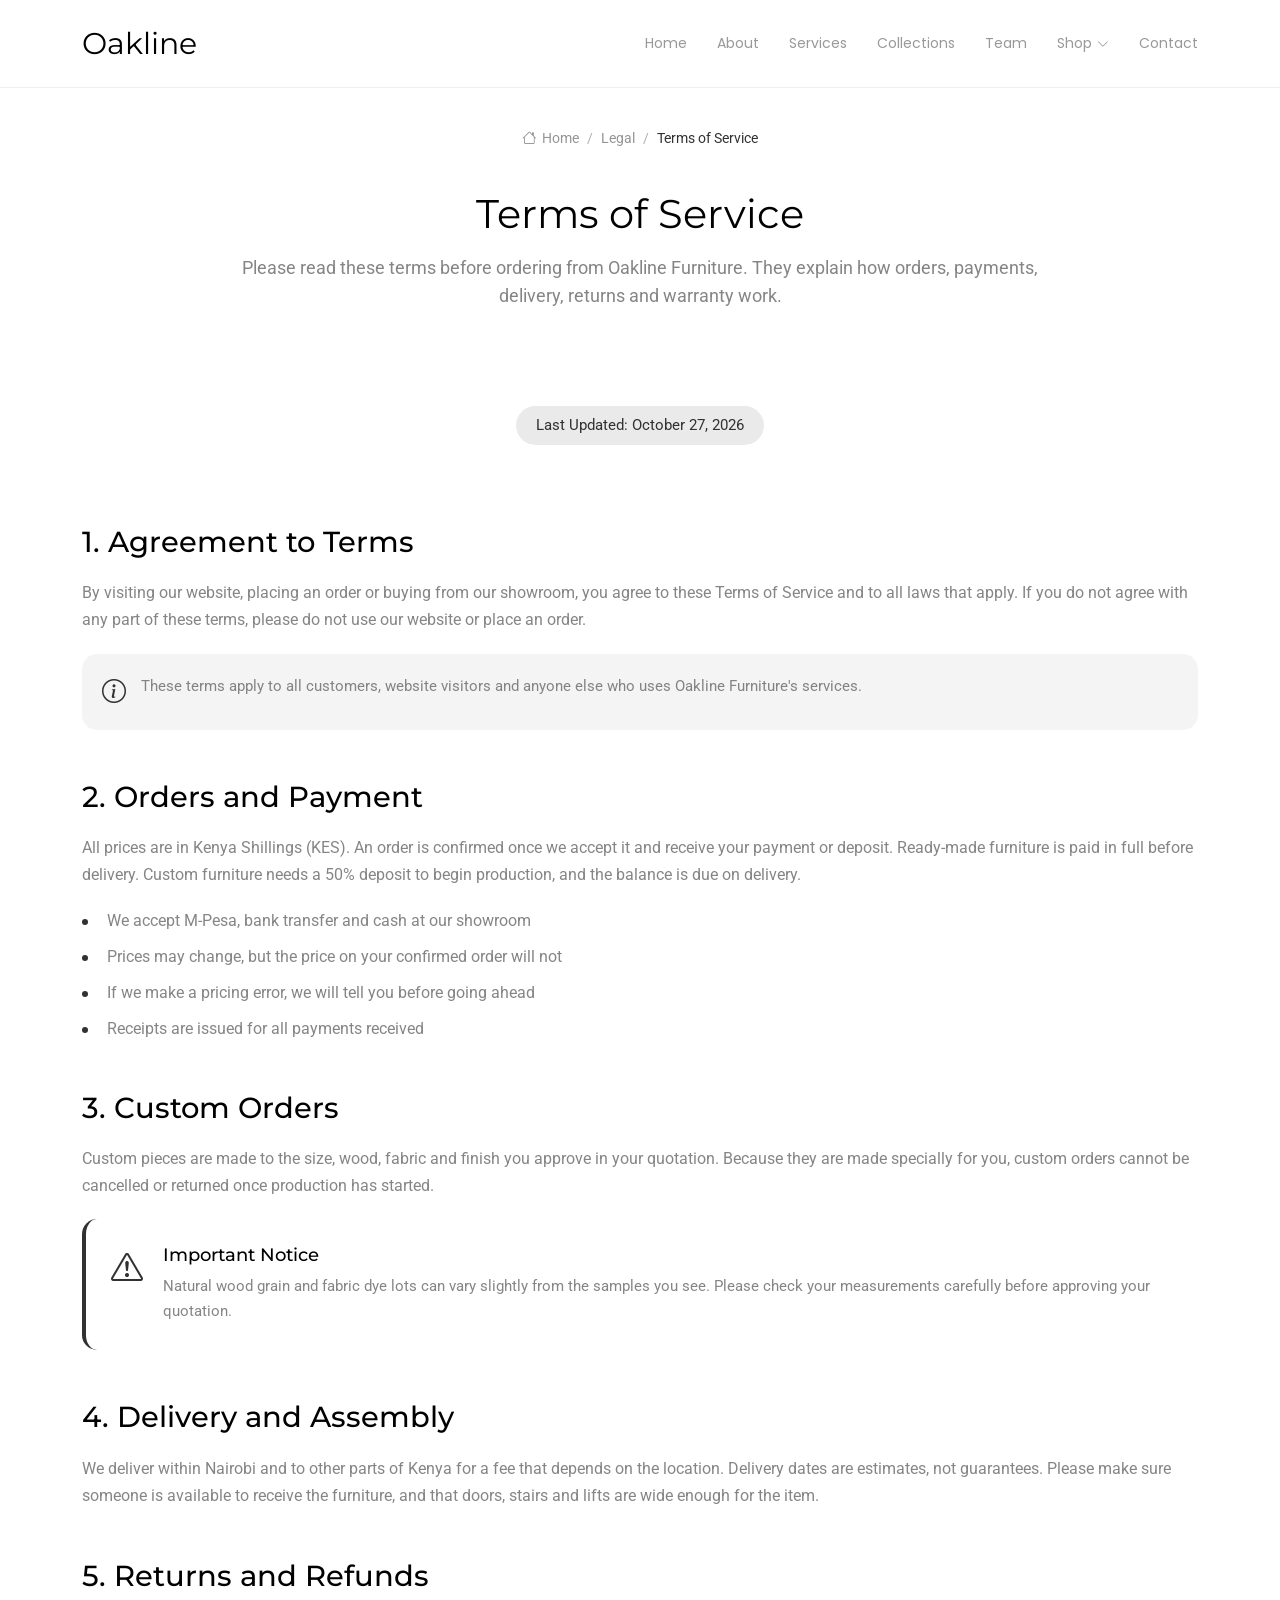
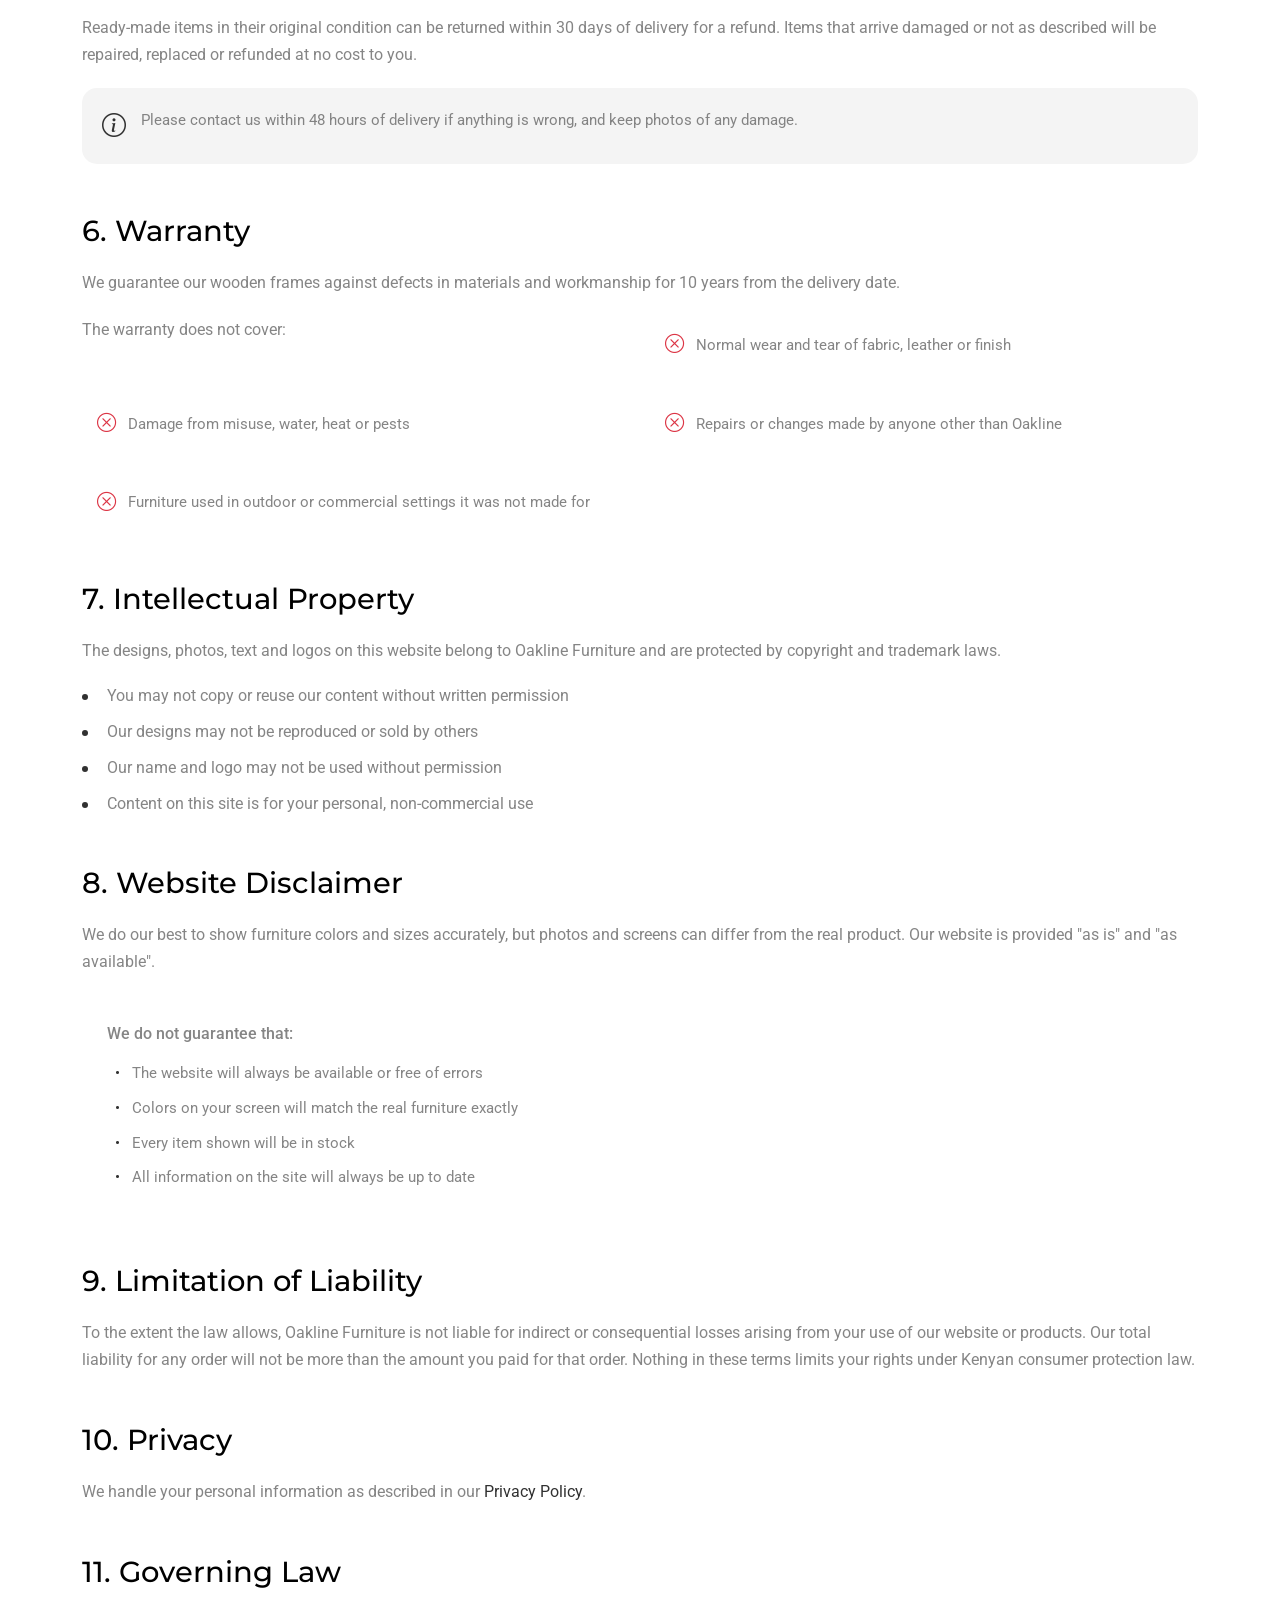
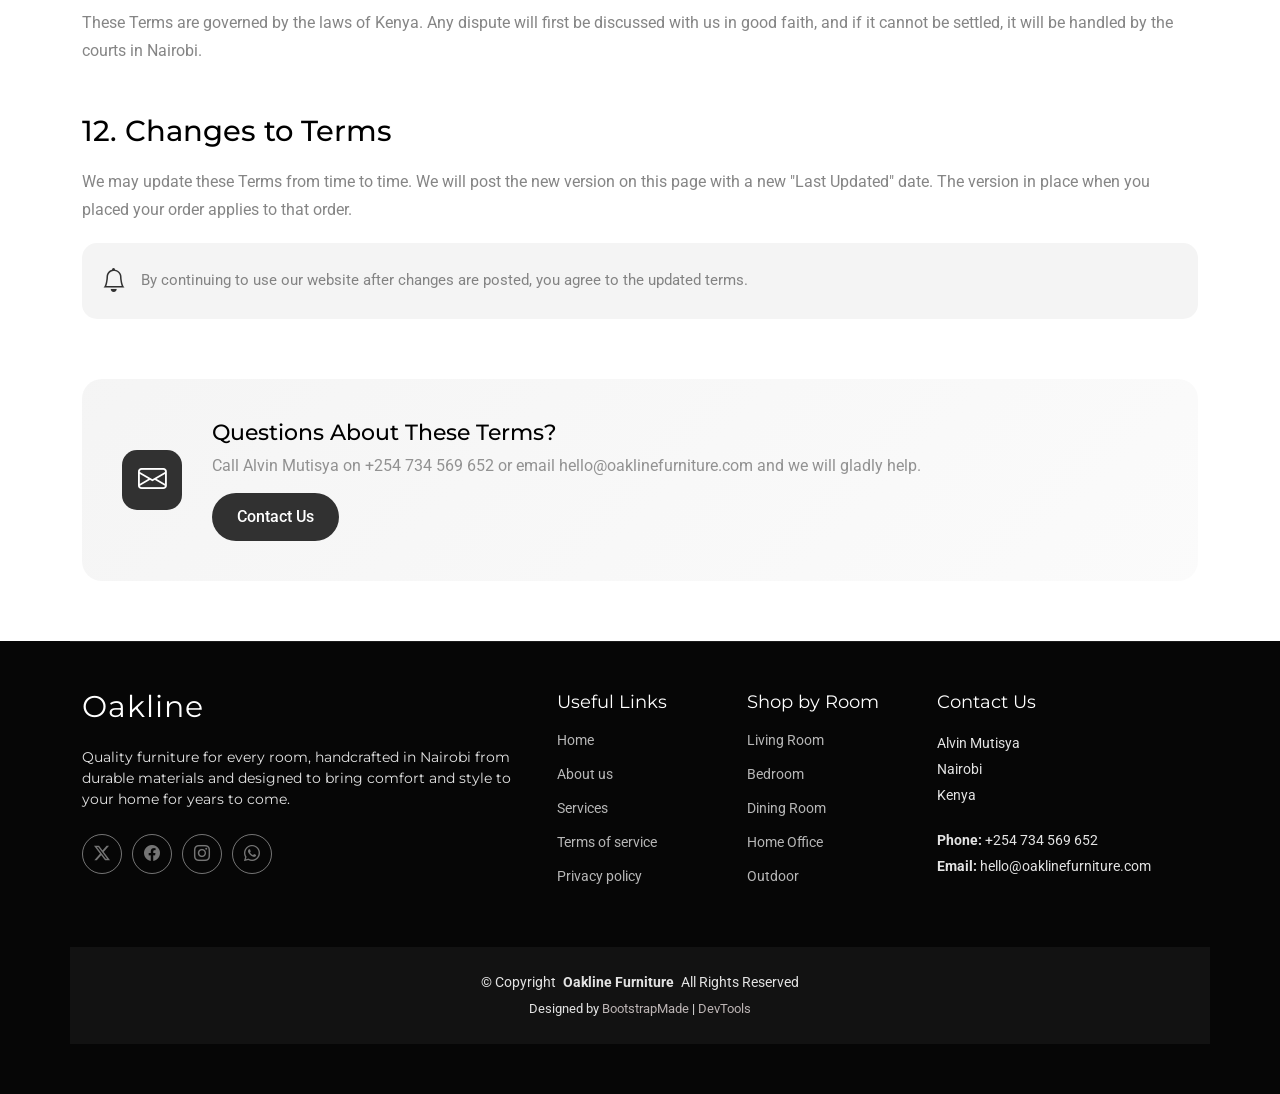
<file: Axis/terms.html>
<!DOCTYPE html>
<html lang="en">

<head>
  <meta charset="utf-8">
  <meta content="width=device-width, initial-scale=1.0" name="viewport">
  <title>Terms of Service - Oakline Furniture</title>
  <meta name="description" content="Terms of service for ordering furniture from Oakline Furniture in Nairobi, including payment, delivery, returns and warranty.">
  <meta name="keywords" content="terms of service, furniture orders, delivery, returns, warranty, Nairobi furniture">

  <!-- Favicons -->
  <link href="assets/img/favicon.png" rel="icon">
  <link href="assets/img/apple-touch-icon.png" rel="apple-touch-icon">

  <!-- Fonts -->
  <link href="https://fonts.googleapis.com" rel="preconnect">
  <link href="https://fonts.gstatic.com" rel="preconnect" crossorigin>
  <link href="https://fonts.googleapis.com/css2?family=Roboto:ital,wght@0,100;0,300;0,400;0,500;0,700;0,900;1,100;1,300;1,400;1,500;1,700;1,900&family=Montserrat:ital,wght@0,100;0,200;0,300;0,400;0,500;0,600;0,700;0,800;0,900;1,100;1,200;1,300;1,400;1,500;1,600;1,700;1,800;1,900&family=Poppins:ital,wght@0,100;0,200;0,300;0,400;0,500;0,600;0,700;0,800;0,900;1,100;1,200;1,300;1,400;1,500;1,600;1,700;1,800;1,900&display=swap" rel="stylesheet">

  <!-- Vendor CSS Files -->
  <link href="assets/vendor/bootstrap/css/bootstrap.min.css" rel="stylesheet">
  <link href="assets/vendor/bootstrap-icons/bootstrap-icons.css" rel="stylesheet">
  <link href="assets/vendor/aos/aos.css" rel="stylesheet">
  <link href="assets/vendor/glightbox/css/glightbox.min.css" rel="stylesheet">
  <link href="assets/vendor/swiper/swiper-bundle.min.css" rel="stylesheet">

  <!-- Main CSS File -->
  <link href="assets/css/main.css" rel="stylesheet">
</head>

<body class="terms-page">

  <header id="header" class="header d-flex align-items-center sticky-top">
    <div class="container-fluid container-xl position-relative d-flex align-items-center justify-content-between">

      <a href="index.html" class="logo d-flex align-items-center">
        <h1 class="sitename">Oakline</h1>
      </a>

      <nav id="navmenu" class="navmenu">
        <ul>
          <li><a href="index.html#hero">Home</a></li>
          <li><a href="index.html#about">About</a></li>
          <li><a href="index.html#services">Services</a></li>
          <li><a href="index.html#portfolio">Collections</a></li>
          <li><a href="index.html#team">Team</a></li>
          <li class="dropdown"><a href="#"><span>Shop</span> <i class="bi bi-chevron-down toggle-dropdown"></i></a>
            <ul>
              <li><a href="#">New Arrivals</a></li>
              <li class="dropdown"><a href="#"><span>By Room</span> <i class="bi bi-chevron-down toggle-dropdown"></i></a>
                <ul>
                  <li><a href="#">Living Room</a></li>
                  <li><a href="#">Bedroom</a></li>
                  <li><a href="#">Dining Room</a></li>
                  <li><a href="#">Home Office</a></li>
                  <li><a href="#">Outdoor</a></li>
                </ul>
              </li>
              <li><a href="#">Best Sellers</a></li>
              <li><a href="#">Sale</a></li>
              <li><a href="#">Gift Cards</a></li>
            </ul>
          </li>
          <li><a href="index.html#contact">Contact</a></li>
        </ul>
        <i class="mobile-nav-toggle d-xl-none bi bi-list"></i>
      </nav>

    </div>
  </header>

  <main class="main">

    <!-- Page Title -->
    <div class="page-title">
      <div class="breadcrumbs">
        <nav aria-label="breadcrumb">
          <ol class="breadcrumb">
            <li class="breadcrumb-item"><a href="index.html"><i class="bi bi-house"></i> Home</a></li>
            <li class="breadcrumb-item"><a href="#">Legal</a></li>
            <li class="breadcrumb-item active current">Terms of Service</li>
          </ol>
        </nav>
      </div>

      <div class="title-wrapper">
        <h1>Terms of Service</h1>
        <p>Please read these terms before ordering from Oakline Furniture. They explain how orders, payments, delivery, returns and warranty work.</p>
      </div>
    </div><!-- End Page Title -->

    <!-- Terms Of Service Section -->
    <section id="terms-of-service" class="terms-of-service section">

      <div class="container" data-aos="fade-up">
        <!-- Page Header -->
        <div class="tos-header text-center" data-aos="fade-up">
          <span class="last-updated">Last Updated: October 27, 2026</span>
        </div>

        <!-- Content -->
        <div class="tos-content" data-aos="fade-up" data-aos-delay="200">

          <!-- Agreement Section -->
          <div id="agreement" class="content-section">
            <h3>1. Agreement to Terms</h3>
            <p>By visiting our website, placing an order or buying from our showroom, you agree to these Terms of Service and to all laws that apply. If you do not agree with any part of these terms, please do not use our website or place an order.</p>
            <div class="info-box">
              <i class="bi bi-info-circle"></i>
              <p>These terms apply to all customers, website visitors and anyone else who uses Oakline Furniture's services.</p>
            </div>
          </div>

          <!-- Orders and Payment -->
          <div id="orders-payment" class="content-section">
            <h3>2. Orders and Payment</h3>
            <p>All prices are in Kenya Shillings (KES). An order is confirmed once we accept it and receive your payment or deposit. Ready-made furniture is paid in full before delivery. Custom furniture needs a 50% deposit to begin production, and the balance is due on delivery.</p>
            <ul class="list-items">
              <li>We accept M-Pesa, bank transfer and cash at our showroom</li>
              <li>Prices may change, but the price on your confirmed order will not</li>
              <li>If we make a pricing error, we will tell you before going ahead</li>
              <li>Receipts are issued for all payments received</li>
            </ul>
          </div>

          <!-- Custom Orders -->
          <div id="custom-orders" class="content-section">
            <h3>3. Custom Orders</h3>
            <p>Custom pieces are made to the size, wood, fabric and finish you approve in your quotation. Because they are made specially for you, custom orders cannot be cancelled or returned once production has started.</p>
            <div class="alert-box">
              <i class="bi bi-exclamation-triangle"></i>
              <div class="alert-content">
                <h5>Important Notice</h5>
                <p>Natural wood grain and fabric dye lots can vary slightly from the samples you see. Please check your measurements carefully before approving your quotation.</p>
              </div>
            </div>
          </div>

          <!-- Delivery -->
          <div id="delivery" class="content-section">
            <h3>4. Delivery and Assembly</h3>
            <p>We deliver within Nairobi and to other parts of Kenya for a fee that depends on the location. Delivery dates are estimates, not guarantees. Please make sure someone is available to receive the furniture, and that doors, stairs and lifts are wide enough for the item.</p>
          </div>

          <!-- Returns and Refunds -->
          <div id="returns" class="content-section">
            <h3>5. Returns and Refunds</h3>
            <p>Ready-made items in their original condition can be returned within 30 days of delivery for a refund. Items that arrive damaged or not as described will be repaired, replaced or refunded at no cost to you.</p>
            <div class="info-box">
              <i class="bi bi-info-circle"></i>
              <p>Please contact us within 48 hours of delivery if anything is wrong, and keep photos of any damage.</p>
            </div>
          </div>

          <!-- Warranty -->
          <div id="warranty" class="content-section">
            <h3>6. Warranty</h3>
            <p>We guarantee our wooden frames against defects in materials and workmanship for 10 years from the delivery date.</p>
            <div class="prohibited-list">
              <p>The warranty does not cover:</p>
              <div class="prohibited-item">
                <i class="bi bi-x-circle"></i>
                <span>Normal wear and tear of fabric, leather or finish</span>
              </div>
              <div class="prohibited-item">
                <i class="bi bi-x-circle"></i>
                <span>Damage from misuse, water, heat or pests</span>
              </div>
              <div class="prohibited-item">
                <i class="bi bi-x-circle"></i>
                <span>Repairs or changes made by anyone other than Oakline</span>
              </div>
              <div class="prohibited-item">
                <i class="bi bi-x-circle"></i>
                <span>Furniture used in outdoor or commercial settings it was not made for</span>
              </div>
            </div>
          </div>

          <!-- Intellectual Property -->
          <div id="intellectual-property" class="content-section">
            <h3>7. Intellectual Property</h3>
            <p>The designs, photos, text and logos on this website belong to Oakline Furniture and are protected by copyright and trademark laws.</p>
            <ul class="list-items">
              <li>You may not copy or reuse our content without written permission</li>
              <li>Our designs may not be reproduced or sold by others</li>
              <li>Our name and logo may not be used without permission</li>
              <li>Content on this site is for your personal, non-commercial use</li>
            </ul>
          </div>

          <!-- Disclaimers -->
          <div id="disclaimer" class="content-section">
            <h3>8. Website Disclaimer</h3>
            <p>We do our best to show furniture colors and sizes accurately, but photos and screens can differ from the real product. Our website is provided "as is" and "as available".</p>
            <div class="disclaimer-box">
              <p>We do not guarantee that:</p>
              <ul>
                <li>The website will always be available or free of errors</li>
                <li>Colors on your screen will match the real furniture exactly</li>
                <li>Every item shown will be in stock</li>
                <li>All information on the site will always be up to date</li>
              </ul>
            </div>
          </div>

          <!-- Limitation of Liability -->
          <div id="limitation" class="content-section">
            <h3>9. Limitation of Liability</h3>
            <p>To the extent the law allows, Oakline Furniture is not liable for indirect or consequential losses arising from your use of our website or products. Our total liability for any order will not be more than the amount you paid for that order. Nothing in these terms limits your rights under Kenyan consumer protection law.</p>
          </div>

          <!-- Privacy -->
          <div id="privacy" class="content-section">
            <h3>10. Privacy</h3>
            <p>We handle your personal information as described in our <a href="privacy.html">Privacy Policy</a>.</p>
          </div>

          <!-- Governing Law -->
          <div id="governing-law" class="content-section">
            <h3>11. Governing Law</h3>
            <p>These Terms are governed by the laws of Kenya. Any dispute will first be discussed with us in good faith, and if it cannot be settled, it will be handled by the courts in Nairobi.</p>
          </div>

          <!-- Changes -->
          <div id="changes" class="content-section">
            <h3>12. Changes to Terms</h3>
            <p>We may update these Terms from time to time. We will post the new version on this page with a new "Last Updated" date. The version in place when you placed your order applies to that order.</p>
            <div class="notice-box">
              <i class="bi bi-bell"></i>
              <p>By continuing to use our website after changes are posted, you agree to the updated terms.</p>
            </div>
          </div>

        </div>

        <!-- Contact Section -->
        <div class="tos-contact" data-aos="fade-up" data-aos-delay="300">
          <div class="contact-box">
            <div class="contact-icon">
              <i class="bi bi-envelope"></i>
            </div>
            <div class="contact-content">
              <h4>Questions About These Terms?</h4>
              <p>Call Alvin Mutisya on +254 734 569 652 or email hello@oaklinefurniture.com and we will gladly help.</p>
              <a href="index.html#contact" class="contact-link">Contact Us</a>
            </div>
          </div>
        </div>
      </div>

    </section><!-- /Terms Of Service Section -->

  </main>

  <footer id="footer" class="footer dark-background">

    <div class="container footer-top">
      <div class="row gy-4">
        <div class="col-lg-5 col-md-12 footer-about">
          <a href="index.html" class="logo d-flex align-items-center">
            <span class="sitename">Oakline</span>
          </a>
          <p>Quality furniture for every room, handcrafted in Nairobi from durable materials and designed to bring comfort and style to your home for years to come.</p>
          <div class="social-links d-flex mt-4">
            <a href="#"><i class="bi bi-twitter-x"></i></a>
            <a href="#"><i class="bi bi-facebook"></i></a>
            <a href="#"><i class="bi bi-instagram"></i></a>
            <a href="#"><i class="bi bi-whatsapp"></i></a>
          </div>
        </div>

        <div class="col-lg-2 col-6 footer-links">
          <h4>Useful Links</h4>
          <ul>
            <li><a href="index.html">Home</a></li>
            <li><a href="index.html#about">About us</a></li>
            <li><a href="index.html#services">Services</a></li>
            <li><a href="terms.html">Terms of service</a></li>
            <li><a href="privacy.html">Privacy policy</a></li>
          </ul>
        </div>

        <div class="col-lg-2 col-6 footer-links">
          <h4>Shop by Room</h4>
          <ul>
            <li><a href="#">Living Room</a></li>
            <li><a href="#">Bedroom</a></li>
            <li><a href="#">Dining Room</a></li>
            <li><a href="#">Home Office</a></li>
            <li><a href="#">Outdoor</a></li>
          </ul>
        </div>

        <div class="col-lg-3 col-md-12 footer-contact text-center text-md-start">
          <h4>Contact Us</h4>
          <p>Alvin Mutisya</p>
          <p>Nairobi</p>
          <p>Kenya</p>
          <p class="mt-4"><strong>Phone:</strong> <span>+254 734 569 652</span></p>
          <p><strong>Email:</strong> <span>hello@oaklinefurniture.com</span></p>
        </div>

      </div>
    </div>

    <div class="container copyright text-center mt-4">
      <p>© <span>Copyright</span> <strong class="px-1 sitename">Oakline Furniture</strong> <span>All Rights Reserved</span></p>
      <div class="credits">
        <!-- All the links in the footer should remain intact. -->
        <!-- You can delete the links only if you've purchased the pro version. -->
        <!-- Licensing information: https://bootstrapmade.com/license/ -->
        Designed by <a href="https://bootstrapmade.com/">BootstrapMade</a> | <a href="https://bootstrapmade.com/tools/">DevTools</a>
      </div>
    </div>

  </footer>

  <!-- Scroll Top -->
  <a href="#" id="scroll-top" class="scroll-top d-flex align-items-center justify-content-center"><i class="bi bi-arrow-up-short"></i></a>

  <!-- Preloader -->
  <div id="preloader"></div>

  <!-- Vendor JS Files -->
  <script src="assets/vendor/bootstrap/js/bootstrap.bundle.min.js"></script>
  <script src="assets/vendor/php-email-form/validate.js"></script>
  <script src="assets/vendor/aos/aos.js"></script>
  <script src="assets/vendor/glightbox/js/glightbox.min.js"></script>
  <script src="assets/vendor/purecounter/purecounter_vanilla.js"></script>
  <script src="assets/vendor/imagesloaded/imagesloaded.pkgd.min.js"></script>
  <script src="assets/vendor/isotope-layout/isotope.pkgd.min.js"></script>
  <script src="assets/vendor/swiper/swiper-bundle.min.js"></script>

  <!-- Main JS File -->
  <script src="assets/js/main.js"></script>

</body>

</html>
</file>
<file: Axis/assets/css/main.css>
/**
* Template Name: Axis
* Template URL: https://bootstrapmade.com/axis-bootstrap-corporate-template/
* Updated: Sep 13 2025 with Bootstrap v5.3.8
* Author: BootstrapMade.com
* License: https://bootstrapmade.com/license/
*/

@charset "UTF-8";

/*--------------------------------------------------------------
# Font & Color Variables
# Help: https://bootstrapmade.com/color-system/
--------------------------------------------------------------*/
/* Fonts */
:root {
  --default-font: "Roboto",  system-ui, -apple-system, "Segoe UI", Roboto, "Helvetica Neue", Arial, "Noto Sans", "Liberation Sans", sans-serif, "Apple Color Emoji", "Segoe UI Emoji", "Segoe UI Symbol", "Noto Color Emoji";
  --heading-font: "Montserrat",  sans-serif;
  --nav-font: "Poppins",  sans-serif;
}

/* Global Colors - The following color variables are used throughout the website. Updating them here will change the color scheme of the entire website */
:root { 
  --background-color: #ffffff; /* Background color for the entire website, including individual sections */
  --default-color: #666666; /* Default color used for the majority of the text content across the entire website */
  --heading-color: #000000; /* Color for headings, subheadings and title throughout the website */
  --accent-color: #313131; /* Accent color that represents your brand on the website. It's used for buttons, links, and other elements that need to stand out */
  --surface-color: #ffffff; /* The surface color is used as a background of boxed elements within sections, such as cards, icon boxes, or other elements that require a visual separation from the global background. */
  --contrast-color: #ffffff; /* Contrast color for text, ensuring readability against backgrounds of accent, heading, or default colors. */
}

/* Nav Menu Colors - The following color variables are used specifically for the navigation menu. They are separate from the global colors to allow for more customization options */
:root {
  --nav-color: #999999;  /* The default color of the main navmenu links */
  --nav-hover-color: #000000; /* Applied to main navmenu links when they are hovered over or active */
  --nav-mobile-background-color: #ffffff; /* Used as the background color for mobile navigation menu */
  --nav-dropdown-background-color: #ffffff; /* Used as the background color for dropdown items that appear when hovering over primary navigation items */
  --nav-dropdown-color: #666666; /* Used for navigation links of the dropdown items in the navigation menu. */
  --nav-dropdown-hover-color: #313131; /* Similar to --nav-hover-color, this color is applied to dropdown navigation links when they are hovered over. */
}

/* Color Presets - These classes override global colors when applied to any section or element, providing reuse of the sam color scheme. */

.light-background {
  --background-color: #f9f9f9;
  --surface-color: #ffffff;
}

.dark-background {
  --background-color: #060606;
  --default-color: #e3e3e3;
  --heading-color: #ffffff;
  --accent-color: #bdb5b5;
  --surface-color: #252525;
  --contrast-color: #ffffff;
}

/* Smooth scroll */
:root {
  scroll-behavior: smooth;
}

/*--------------------------------------------------------------
# General Styling & Shared Classes
--------------------------------------------------------------*/
body {
  color: var(--default-color);
  background-color: var(--background-color);
  font-family: var(--default-font);
}

a {
  color: var(--accent-color);
  text-decoration: none;
  transition: 0.3s;
}

a:hover {
  color: color-mix(in srgb, var(--accent-color), transparent 25%);
  text-decoration: none;
}

h1,
h2,
h3,
h4,
h5,
h6 {
  color: var(--heading-color);
  font-family: var(--heading-font);
}

/* PHP Email Form Messages
------------------------------*/
.php-email-form .error-message {
  display: none;
  background: #df1529;
  color: #ffffff;
  text-align: left;
  padding: 15px;
  margin-bottom: 24px;
  font-weight: 600;
}

.php-email-form .sent-message {
  display: none;
  color: #ffffff;
  background: #059652;
  text-align: center;
  padding: 15px;
  margin-bottom: 24px;
  font-weight: 600;
}

.php-email-form .loading {
  display: none;
  background: var(--surface-color);
  text-align: center;
  padding: 15px;
  margin-bottom: 24px;
}

.php-email-form .loading:before {
  content: "";
  display: inline-block;
  border-radius: 50%;
  width: 24px;
  height: 24px;
  margin: 0 10px -6px 0;
  border: 3px solid var(--accent-color);
  border-top-color: var(--surface-color);
  animation: php-email-form-loading 1s linear infinite;
}

@keyframes php-email-form-loading {
  0% {
    transform: rotate(0deg);
  }

  100% {
    transform: rotate(360deg);
  }
}

/*--------------------------------------------------------------
# Global Header
--------------------------------------------------------------*/
.header {
  --background-color: rgba(255, 255, 255, 0);
  color: var(--default-color);
  background-color: var(--background-color);
  padding: 15px 0;
  transition: all 0.5s;
  z-index: 997;
}

.header .logo {
  line-height: 1;
}

.header .logo img {
  max-height: 32px;
  margin-right: 8px;
}

.header .logo h1 {
  font-size: 30px;
  margin: 0;
  font-weight: 400;
  color: var(--heading-color);
}

.scrolled .header {
  isolation: isolate;
  border-bottom: 1px solid color-mix(in srgb, var(--default-color), transparent 90%);
}

.scrolled .header::before {
  content: "";
  position: absolute;
  inset: 0;
  background: rgba(255, 255, 255, 0.8);
  backdrop-filter: blur(10px);
  -webkit-backdrop-filter: blur(10px);
  pointer-events: none;
  z-index: -1;
}

/*--------------------------------------------------------------
# Navigation Menu
--------------------------------------------------------------*/
/* Navmenu - Desktop */
@media (min-width: 1200px) {
  .navmenu {
    padding: 0;
  }

  .navmenu ul {
    margin: 0;
    padding: 0;
    display: flex;
    list-style: none;
    align-items: center;
  }

  .navmenu li {
    position: relative;
  }

  .navmenu a,
  .navmenu a:focus {
    color: var(--nav-color);
    padding: 18px 15px;
    font-size: 14px;
    font-family: var(--nav-font);
    font-weight: 400;
    display: flex;
    align-items: center;
    justify-content: space-between;
    white-space: nowrap;
    transition: 0.3s;
  }

  .navmenu a i,
  .navmenu a:focus i {
    font-size: 12px;
    line-height: 0;
    margin-left: 5px;
    transition: 0.3s;
  }

  .navmenu li:last-child a {
    padding-right: 0;
  }

  .navmenu li:hover>a,
  .navmenu .active,
  .navmenu .active:focus {
    color: var(--nav-hover-color);
  }

  .navmenu .dropdown ul {
    margin: 0;
    padding: 10px 0;
    background: var(--nav-dropdown-background-color);
    display: block;
    position: absolute;
    visibility: hidden;
    left: 14px;
    top: 130%;
    opacity: 0;
    transition: 0.3s;
    border-radius: 4px;
    z-index: 99;
    box-shadow: 0px 0px 30px rgba(0, 0, 0, 0.1);
  }

  .navmenu .dropdown ul li {
    min-width: 200px;
  }

  .navmenu .dropdown ul a {
    padding: 10px 20px;
    font-size: 15px;
    text-transform: none;
    color: var(--nav-dropdown-color);
  }

  .navmenu .dropdown ul a i {
    font-size: 12px;
  }

  .navmenu .dropdown ul a:hover,
  .navmenu .dropdown ul .active:hover,
  .navmenu .dropdown ul li:hover>a {
    color: var(--nav-dropdown-hover-color);
  }

  .navmenu .dropdown:hover>ul {
    opacity: 1;
    top: 100%;
    visibility: visible;
  }

  .navmenu .dropdown .dropdown ul {
    top: 0;
    left: -90%;
    visibility: hidden;
  }

  .navmenu .dropdown .dropdown:hover>ul {
    opacity: 1;
    top: 0;
    left: -100%;
    visibility: visible;
  }
}

/* Navmenu - Mobile */
@media (max-width: 1199px) {
  .mobile-nav-toggle {
    color: var(--nav-color);
    font-size: 28px;
    line-height: 0;
    margin-right: 10px;
    cursor: pointer;
    transition: color 0.3s;
  }

  .navmenu {
    padding: 0;
    z-index: 9997;
  }

  .navmenu ul {
    display: none;
    list-style: none;
    position: absolute;
    inset: 60px 20px 20px 20px;
    padding: 10px 0;
    margin: 0;
    border-radius: 6px;
    background-color: var(--nav-mobile-background-color);
    overflow-y: auto;
    transition: 0.3s;
    z-index: 9998;
    box-shadow: 0px 0px 30px rgba(0, 0, 0, 0.1);
  }

  .navmenu a,
  .navmenu a:focus {
    color: var(--nav-dropdown-color);
    padding: 10px 20px;
    font-family: var(--nav-font);
    font-size: 18px;
    font-weight: 300;
    display: flex;
    align-items: center;
    justify-content: space-between;
    white-space: nowrap;
    transition: 0.3s;
  }

  .navmenu a i,
  .navmenu a:focus i {
    font-size: 12px;
    line-height: 0;
    margin-left: 5px;
    width: 30px;
    height: 30px;
    display: flex;
    align-items: center;
    justify-content: center;
    border-radius: 50%;
    transition: 0.3s;
    background-color: color-mix(in srgb, var(--accent-color), transparent 90%);
  }

  .navmenu a i:hover,
  .navmenu a:focus i:hover {
    background-color: var(--accent-color);
    color: var(--contrast-color);
  }

  .navmenu a:hover,
  .navmenu .active,
  .navmenu .active:focus {
    color: var(--nav-dropdown-hover-color);
  }

  .navmenu .active i,
  .navmenu .active:focus i {
    background-color: var(--accent-color);
    color: var(--contrast-color);
    transform: rotate(180deg);
  }

  .navmenu .dropdown ul {
    position: static;
    display: none;
    z-index: 99;
    padding: 10px 0;
    margin: 10px 20px;
    background-color: var(--nav-dropdown-background-color);
    border: 1px solid color-mix(in srgb, var(--default-color), transparent 90%);
    box-shadow: none;
    transition: all 0.5s ease-in-out;
  }

  .navmenu .dropdown ul ul {
    background-color: rgba(33, 37, 41, 0.1);
  }

  .navmenu .dropdown>.dropdown-active {
    display: block;
    background-color: rgba(33, 37, 41, 0.03);
  }

  .mobile-nav-active {
    overflow: hidden;
  }

  .mobile-nav-active .mobile-nav-toggle {
    color: #fff;
    position: absolute;
    font-size: 32px;
    top: 15px;
    right: 15px;
    margin-right: 0;
    z-index: 9999;
  }

  .mobile-nav-active .navmenu {
    position: fixed;
    overflow: hidden;
    inset: 0;
    background: rgba(33, 37, 41, 0.8);
    transition: 0.3s;
  }

  .mobile-nav-active .navmenu>ul {
    display: block;
  }
}

/*--------------------------------------------------------------
# Global Footer
--------------------------------------------------------------*/
.footer {
  color: var(--default-color);
  background-color: var(--background-color);
  font-size: 14px;
  padding-bottom: 50px;
  position: relative;
}

.footer .footer-top {
  padding-top: 50px;
  border-top: 1px solid color-mix(in srgb, var(--default-color), transparent 90%);
}

.footer .footer-about .logo {
  line-height: 1;
  margin-bottom: 25px;
}

.footer .footer-about .logo img {
  max-height: 40px;
  margin-right: 6px;
}

.footer .footer-about .logo span {
  color: var(--heading-color);
  font-size: 30px;
  font-weight: 400;
  letter-spacing: 1px;
  font-family: var(--heading-font);
}

.footer .footer-about p {
  font-size: 14px;
  font-family: var(--heading-font);
}

.footer .social-links a {
  display: flex;
  align-items: center;
  justify-content: center;
  width: 40px;
  height: 40px;
  border-radius: 50%;
  border: 1px solid color-mix(in srgb, var(--default-color), transparent 50%);
  font-size: 16px;
  color: color-mix(in srgb, var(--default-color), transparent 50%);
  margin-right: 10px;
  transition: 0.3s;
}

.footer .social-links a:hover {
  color: var(--accent-color);
  border-color: var(--accent-color);
}

.footer h4 {
  font-size: 18px;
  font-weight: 400;
  position: relative;
  padding-bottom: 12px;
}

.footer .footer-links {
  margin-bottom: 30px;
}

.footer .footer-links ul {
  list-style: none;
  padding: 0;
  margin: 0;
}

.footer .footer-links ul i {
  padding-right: 2px;
  font-size: 12px;
  line-height: 0;
}

.footer .footer-links ul li {
  padding: 10px 0;
  display: flex;
  align-items: center;
}

.footer .footer-links ul li:first-child {
  padding-top: 0;
}

.footer .footer-links ul a {
  color: color-mix(in srgb, var(--default-color), transparent 20%);
  display: inline-block;
  line-height: 1;
}

.footer .footer-links ul a:hover {
  color: var(--accent-color);
}

.footer .footer-contact p {
  margin-bottom: 5px;
}

.footer .copyright {
  padding-top: 25px;
  padding-bottom: 25px;
  background-color: color-mix(in srgb, var(--default-color), transparent 95%);
}

.footer .copyright p {
  margin-bottom: 0;
}

.footer .credits {
  margin-top: 6px;
  font-size: 13px;
}

/*--------------------------------------------------------------
# Preloader
--------------------------------------------------------------*/
#preloader {
  position: fixed;
  inset: 0;
  z-index: 999999;
  overflow: hidden;
  background: var(--background-color);
  transition: all 0.6s ease-out;
}

#preloader:before {
  content: "";
  position: fixed;
  top: calc(50% - 30px);
  left: calc(50% - 30px);
  border: 6px solid #ffffff;
  border-color: var(--accent-color) transparent var(--accent-color) transparent;
  border-radius: 50%;
  width: 60px;
  height: 60px;
  animation: animate-preloader 1.5s linear infinite;
}

@keyframes animate-preloader {
  0% {
    transform: rotate(0deg);
  }

  100% {
    transform: rotate(360deg);
  }
}

/*--------------------------------------------------------------
# Scroll Top Button
--------------------------------------------------------------*/
.scroll-top {
  position: fixed;
  visibility: hidden;
  opacity: 0;
  right: 15px;
  bottom: 15px;
  z-index: 99999;
  background-color: var(--accent-color);
  width: 40px;
  height: 40px;
  border-radius: 4px;
  transition: all 0.4s;
}

.scroll-top i {
  font-size: 24px;
  color: var(--contrast-color);
  line-height: 0;
}

.scroll-top:hover {
  background-color: color-mix(in srgb, var(--accent-color), transparent 20%);
  color: var(--contrast-color);
}

.scroll-top.active {
  visibility: visible;
  opacity: 1;
}

/*--------------------------------------------------------------
# Disable aos animation delay on mobile devices
--------------------------------------------------------------*/
@media screen and (max-width: 768px) {
  [data-aos-delay] {
    transition-delay: 0 !important;
  }
}

/*--------------------------------------------------------------
# Global Page Titles & Breadcrumbs
--------------------------------------------------------------*/
.page-title {
  text-align: center;
  padding: 40px 0 20px 0;
  border-top: 1px solid color-mix(in srgb, var(--default-color), transparent 90%);
}

.page-title .breadcrumbs {
  margin-bottom: 1.5rem;
}

.page-title .breadcrumbs .breadcrumb {
  justify-content: center;
  margin: 0;
  padding: 0;
  background: none;
}

.page-title .breadcrumbs .breadcrumb .breadcrumb-item {
  font-size: 0.9rem;
  color: color-mix(in srgb, var(--default-color), transparent 30%);
}

.page-title .breadcrumbs .breadcrumb .breadcrumb-item.active {
  color: var(--accent-color);
}

.page-title .breadcrumbs .breadcrumb .breadcrumb-item a {
  color: inherit;
  text-decoration: none;
  transition: color 0.3s ease;
}

.page-title .breadcrumbs .breadcrumb .breadcrumb-item a:hover {
  color: var(--accent-color);
}

.page-title .breadcrumbs .breadcrumb .breadcrumb-item a i {
  font-size: 0.9rem;
  margin-right: 0.2rem;
}

.page-title .breadcrumbs .breadcrumb .breadcrumb-item+.breadcrumb-item::before {
  color: color-mix(in srgb, var(--default-color), transparent 50%);
}

.page-title .title-wrapper {
  max-width: 800px;
  margin: 0 auto;
  padding: 1rem 0;
}

.page-title .title-wrapper h1 {
  font-size: 2.5rem;
  margin-bottom: 1rem;
  font-weight: 400;
  color: var(--heading-color);
}

.page-title .title-wrapper p {
  font-size: 1.1rem;
  color: color-mix(in srgb, var(--default-color), transparent 20%);
  margin: 0;
  line-height: 1.6;
}

@media (max-width: 768px) {
  .page-title .title-wrapper h1 {
    font-size: 2rem;
  }

  .page-title .title-wrapper p {
    font-size: 1rem;
  }
}

@media (max-width: 576px) {
  .page-title .title-wrapper h1 {
    font-size: 1.75rem;
  }
}

/*--------------------------------------------------------------
# Global Sections
--------------------------------------------------------------*/
section,
.section {
  color: var(--default-color);
  background-color: var(--background-color);
  padding: 60px 0;
  scroll-margin-top: 87px;
  overflow: clip;
}

@media (max-width: 1199px) {

  section,
  .section {
    scroll-margin-top: 66px;
  }
}

/*--------------------------------------------------------------
# Global Section Titles
--------------------------------------------------------------*/
.section-title {
  text-align: center;
  padding-bottom: 60px;
  position: relative;
}

.section-title h2 {
  font-size: 2.8rem;
  font-weight: 300;
  line-height: 1.2;
  color: var(--heading-color);
  margin-bottom: 1.5rem;
  letter-spacing: -1px;
}

@media (max-width: 768px) {
  .section-title h2 {
    font-size: 2.5rem;
  }
}

.section-title .subtitle {
  display: inline-block;
  font-size: 0.875rem;
  font-weight: 400;
  color: var(--accent-color);
  text-transform: uppercase;
  letter-spacing: 2px;
  margin-bottom: 1.5rem;
  position: relative;
}

.section-title .subtitle::after {
  content: "";
  position: absolute;
  bottom: -8px;
  left: 50%;
  transform: translateX(-50%);
  width: 40px;
  height: 1px;
  background: var(--accent-color);
}

.section-title p {
  font-size: 1.125rem;
  line-height: 1.8;
  color: color-mix(in srgb, var(--default-color), transparent 25%);
  max-width: 900px;
  margin: 0 auto;
  text-wrap: balance;
}

/*--------------------------------------------------------------
# Hero Section
--------------------------------------------------------------*/
.hero {
  padding: 120px 0 100px;
  position: relative;
  overflow: hidden;
}

.hero .hero-content h1 {
  font-size: 3.5rem;
  font-weight: 300;
  line-height: 1.2;
  margin-bottom: 2rem;
  color: var(--heading-color);
}

@media (max-width: 768px) {
  .hero .hero-content h1 {
    font-size: 2.5rem;
  }
}

.hero .hero-content p {
  font-size: 1.125rem;
  line-height: 1.7;
  margin-bottom: 3rem;
  color: color-mix(in srgb, var(--default-color), transparent 20%);
}

.hero .hero-cta {
  display: flex;
  gap: 1.5rem;
  margin-bottom: 4rem;
  align-items: center;
}

@media (max-width: 576px) {
  .hero .hero-cta {
    flex-direction: column;
    align-items: flex-start;
    gap: 1rem;
  }
}

.hero .hero-cta .btn-primary {
  background-color: var(--accent-color);
  color: var(--contrast-color);
  padding: 14px 32px;
  border-radius: 6px;
  font-weight: 500;
  text-decoration: none;
  transition: all 0.3s ease;
  border: none;
  box-shadow: 0 4px 15px color-mix(in srgb, var(--accent-color), transparent 80%);
}

.hero .hero-cta .btn-primary:hover {
  background-color: color-mix(in srgb, var(--accent-color), black 10%);
  transform: translateY(-2px);
  box-shadow: 0 8px 25px color-mix(in srgb, var(--accent-color), transparent 70%);
}

.hero .hero-cta .btn-secondary {
  color: var(--heading-color);
  text-decoration: none;
  display: flex;
  align-items: center;
  gap: 0.5rem;
  font-weight: 500;
  transition: all 0.3s ease;
}

.hero .hero-cta .btn-secondary i {
  font-size: 1.5rem;
  color: var(--accent-color);
}

.hero .hero-cta .btn-secondary:hover {
  color: var(--accent-color);
  transform: translateX(5px);
}

.hero .hero-stats {
  display: flex;
  gap: 3rem;
}

@media (max-width: 768px) {
  .hero .hero-stats {
    gap: 2rem;
  }
}

@media (max-width: 576px) {
  .hero .hero-stats {
    flex-direction: column;
    gap: 1.5rem;
  }
}

.hero .hero-stats .stat-item .stat-number {
  font-size: 2rem;
  font-weight: 300;
  color: var(--accent-color);
  margin-bottom: 0.25rem;
}

.hero .hero-stats .stat-item .stat-label {
  font-size: 0.875rem;
  color: color-mix(in srgb, var(--default-color), transparent 40%);
  font-weight: 500;
}

.hero .hero-image {
  position: relative;
}

.hero .hero-image img {
  border-radius: 12px;
  box-shadow: 0 20px 60px color-mix(in srgb, var(--default-color), transparent 85%);
}

.hero .hero-image .floating-card {
  position: absolute;
  bottom: 20px;
  left: 20px;
  background: var(--surface-color);
  padding: 1.5rem;
  border-radius: 12px;
  box-shadow: 0 10px 40px color-mix(in srgb, var(--default-color), transparent 85%);
  display: flex;
  align-items: center;
  gap: 1rem;
  min-width: 200px;
}

@media (max-width: 768px) {
  .hero .hero-image .floating-card {
    bottom: 10px;
    left: 10px;
    padding: 1rem;
    min-width: 160px;
  }
}

.hero .hero-image .floating-card .card-icon {
  width: 50px;
  height: 50px;
  background: color-mix(in srgb, var(--accent-color), transparent 90%);
  border-radius: 10px;
  display: flex;
  align-items: center;
  justify-content: center;
}

.hero .hero-image .floating-card .card-icon i {
  font-size: 1.5rem;
  color: var(--accent-color);
}

.hero .hero-image .floating-card .card-content h5 {
  font-size: 0.875rem;
  font-weight: 600;
  margin: 0 0 0.25rem 0;
  color: var(--heading-color);
}

.hero .hero-image .floating-card .card-content .growth-percentage {
  font-size: 1.25rem;
  font-weight: 700;
  color: #22c55e;
}

@media (max-width: 992px) {
  .hero {
    padding: 80px 0 60px;
  }

  .hero::before {
    display: none;
  }

  .hero .row {
    flex-direction: column-reverse;
  }

  .hero .col-lg-6:first-child {
    margin-top: 3rem;
  }
}

/*--------------------------------------------------------------
# About Section
--------------------------------------------------------------*/
.about {
  padding-top: 120px;
  padding-bottom: 120px;
}

.about .content h2 {
  font-size: 42px;
  font-weight: 300;
  line-height: 1.3;
  margin-bottom: 30px;
  font-family: var(--heading-font);
}

@media (max-width: 768px) {
  .about .content h2 {
    font-size: 32px;
  }
}

.about .content .lead {
  font-size: 20px;
  font-weight: 400;
  line-height: 1.7;
  margin-bottom: 40px;
  color: color-mix(in srgb, var(--default-color), transparent 15%);
}

.about .content p {
  font-size: 16px;
  line-height: 1.8;
  margin-bottom: 25px;
  color: color-mix(in srgb, var(--default-color), transparent 25%);
}

.about .stats-row {
  display: flex;
  gap: 40px;
  margin: 60px 0;
}

@media (max-width: 576px) {
  .about .stats-row {
    flex-direction: column;
    gap: 30px;
  }
}

.about .stats-row .stat-item .stat-number {
  font-size: 48px;
  font-weight: 300;
  line-height: 1;
  color: var(--accent-color);
  font-family: var(--heading-font);
}

.about .stats-row .stat-item .stat-label {
  font-size: 14px;
  font-weight: 500;
  text-transform: uppercase;
  letter-spacing: 1px;
  color: color-mix(in srgb, var(--default-color), transparent 40%);
  margin-top: 8px;
}

.about .cta-section {
  display: flex;
  gap: 20px;
  margin-top: 50px;
}

@media (max-width: 576px) {
  .about .cta-section {
    flex-direction: column;
  }
}

.about .cta-section .btn-primary {
  display: inline-flex;
  align-items: center;
  padding: 16px 32px;
  background-color: var(--accent-color);
  color: var(--contrast-color);
  text-decoration: none;
  border-radius: 6px;
  font-weight: 500;
  transition: all 0.3s ease;
}

.about .cta-section .btn-primary:hover {
  background-color: color-mix(in srgb, var(--accent-color), black 10%);
  transform: translateY(-2px);
  color: var(--contrast-color);
}

.about .cta-section .btn-outline {
  display: inline-flex;
  align-items: center;
  padding: 16px 32px;
  background-color: transparent;
  color: var(--heading-color);
  text-decoration: none;
  border: 2px solid color-mix(in srgb, var(--default-color), transparent 80%);
  border-radius: 6px;
  font-weight: 500;
  transition: all 0.3s ease;
}

.about .cta-section .btn-outline:hover {
  border-color: var(--accent-color);
  color: var(--accent-color);
  transform: translateY(-2px);
}

.about .image-wrapper {
  position: relative;
}

.about .image-wrapper img {
  border-radius: 12px;
  box-shadow: 0 20px 60px color-mix(in srgb, var(--default-color), transparent 90%);
}

.about .image-wrapper .floating-card {
  position: absolute;
  bottom: -30px;
  right: -30px;
  background-color: var(--surface-color);
  border-radius: 12px;
  padding: 30px;
  box-shadow: 0 15px 40px color-mix(in srgb, var(--default-color), transparent 85%);
  max-width: 280px;
}

@media (max-width: 992px) {
  .about .image-wrapper .floating-card {
    position: static;
    margin-top: 30px;
    max-width: none;
  }
}

.about .image-wrapper .floating-card .card-content {
  display: flex;
  align-items: center;
  gap: 20px;
}

.about .image-wrapper .floating-card .card-content .icon {
  width: 60px;
  height: 60px;
  background-color: color-mix(in srgb, var(--accent-color), transparent 90%);
  border-radius: 50%;
  display: flex;
  align-items: center;
  justify-content: center;
  flex-shrink: 0;
}

.about .image-wrapper .floating-card .card-content .icon i {
  font-size: 24px;
  color: var(--accent-color);
}

.about .image-wrapper .floating-card .card-content .text h4 {
  font-size: 18px;
  font-weight: 600;
  margin: 0 0 5px 0;
  color: var(--heading-color);
}

.about .image-wrapper .floating-card .card-content .text p {
  font-size: 14px;
  margin: 0;
  color: color-mix(in srgb, var(--default-color), transparent 30%);
  line-height: 1.6;
}

@media (max-width: 992px) {
  .about .row {
    text-align: center;
  }

  .about .content {
    margin-bottom: 60px;
  }

  .about .stats-row {
    justify-content: center;
  }
}

/*--------------------------------------------------------------
# Services Section
--------------------------------------------------------------*/
.services {
  background-color: color-mix(in srgb, var(--background-color), var(--accent-color) 2%);
}

.services .service-item {
  padding: 60px 40px;
  background-color: var(--surface-color);
  border-radius: 8px;
  transition: all 0.4s ease-in-out;
  height: 100%;
  display: flex;
  flex-direction: column;
  position: relative;
  overflow: hidden;
}

.services .service-item::before {
  content: "";
  position: absolute;
  top: 0;
  left: 0;
  right: 0;
  height: 4px;
  background: linear-gradient(90deg, var(--accent-color), color-mix(in srgb, var(--accent-color), var(--heading-color) 30%));
  transform: scaleX(0);
  transform-origin: left;
  transition: transform 0.4s ease-in-out;
}

.services .service-item:hover {
  transform: translateY(-8px);
  box-shadow: 0 20px 40px color-mix(in srgb, var(--default-color), transparent 90%);
}

.services .service-item:hover::before {
  transform: scaleX(1);
}

.services .service-item:hover .service-icon {
  transform: scale(1.1);
}

.services .service-item:hover .service-link {
  color: var(--accent-color);
}

.services .service-item:hover .service-link i {
  transform: translateX(8px);
}

.services .service-item .service-icon {
  width: 80px;
  height: 80px;
  background: linear-gradient(135deg, var(--accent-color), color-mix(in srgb, var(--accent-color), var(--heading-color) 20%));
  border-radius: 50%;
  display: flex;
  align-items: center;
  justify-content: center;
  margin-bottom: 32px;
  transition: transform 0.4s ease-in-out;
  flex-shrink: 0;
}

.services .service-item .service-icon i {
  font-size: 32px;
  color: var(--contrast-color);
}

.services .service-item h3 {
  font-size: 24px;
  font-weight: 300;
  margin-bottom: 20px;
  line-height: 1.3;
}

.services .service-item p {
  font-size: 16px;
  line-height: 1.7;
  color: color-mix(in srgb, var(--default-color), transparent 20%);
  margin-bottom: 32px;
  flex-grow: 1;
}

.services .service-item .service-link {
  color: var(--heading-color);
  text-decoration: none;
  font-weight: 500;
  font-size: 15px;
  display: inline-flex;
  align-items: center;
  gap: 8px;
  transition: all 0.3s ease-in-out;
  align-self: flex-start;
}

.services .service-item .service-link i {
  font-size: 16px;
  transition: transform 0.3s ease-in-out;
}

@media (max-width: 768px) {
  .services .service-item {
    padding: 40px 24px;
  }

  .services .service-item .service-icon {
    width: 64px;
    height: 64px;
    margin-bottom: 24px;
  }

  .services .service-item .service-icon i {
    font-size: 28px;
  }

  .services .service-item h3 {
    font-size: 20px;
    margin-bottom: 16px;
  }

  .services .service-item p {
    font-size: 15px;
    margin-bottom: 24px;
  }
}

/*--------------------------------------------------------------
# Why Us Section
--------------------------------------------------------------*/
.why-us {
  padding: 100px 0;
}

.why-us .content {
  margin-bottom: 60px;
}

.why-us .content h2 {
  font-size: 2.5rem;
  font-weight: 300;
  margin-bottom: 30px;
  line-height: 1.2;
}

@media (max-width: 768px) {
  .why-us .content h2 {
    font-size: 2rem;
  }
}

.why-us .content p {
  font-size: 1.125rem;
  line-height: 1.7;
  color: color-mix(in srgb, var(--default-color), transparent 20%);
  margin: 0;
}

.why-us .image-wrapper {
  position: relative;
}

.why-us .image-wrapper img {
  border-radius: 8px;
  box-shadow: 0 20px 40px color-mix(in srgb, var(--default-color), transparent 85%);
  transition: transform 0.4s ease-in-out;
}

.why-us .image-wrapper img:hover {
  transform: translateY(-8px);
}

.why-us .features-grid {
  margin-top: 80px;
}

.why-us .feature-item {
  display: flex;
  gap: 25px;
  padding: 40px 0;
  transition: transform 0.3s ease-in-out;
}

.why-us .feature-item:hover {
  transform: translateY(-5px);
}

.why-us .feature-item:hover .icon-wrapper {
  background-color: var(--accent-color);
  color: var(--contrast-color);
  transform: scale(1.1);
}

@media (max-width: 768px) {
  .why-us .feature-item {
    flex-direction: column;
    text-align: center;
    gap: 20px;
    padding: 30px 0;
  }
}

.why-us .icon-wrapper {
  flex-shrink: 0;
  width: 70px;
  height: 70px;
  border-radius: 50%;
  background-color: color-mix(in srgb, var(--accent-color), transparent 90%);
  color: var(--accent-color);
  display: flex;
  align-items: center;
  justify-content: center;
  font-size: 1.75rem;
  transition: all 0.4s ease-in-out;
}

@media (max-width: 768px) {
  .why-us .icon-wrapper {
    margin: 0 auto;
  }
}

.why-us .feature-content {
  flex: 1;
}

.why-us .feature-content h3 {
  font-size: 1.5rem;
  font-weight: 400;
  margin-bottom: 15px;
  line-height: 1.3;
}

@media (max-width: 768px) {
  .why-us .feature-content h3 {
    font-size: 1.25rem;
  }
}

.why-us .feature-content p {
  font-size: 1rem;
  line-height: 1.7;
  color: color-mix(in srgb, var(--default-color), transparent 25%);
  margin: 0;
}

@media (max-width: 992px) {
  .why-us .content {
    margin-bottom: 40px;
    text-align: center;
  }

  .why-us .features-grid {
    margin-top: 60px;
  }
}

/*--------------------------------------------------------------
# Portfolio Section
--------------------------------------------------------------*/
.portfolio .portfolio-filters {
  display: flex;
  justify-content: center;
  flex-wrap: wrap;
  gap: 0;
  margin-bottom: 80px;
  padding: 0;
  list-style: none;
}

@media (max-width: 768px) {
  .portfolio .portfolio-filters {
    margin-bottom: 60px;
    gap: 8px;
  }
}

.portfolio .portfolio-filters li {
  padding: 20px 0;
  margin: 0 40px;
  font-size: 0.95rem;
  font-weight: 300;
  cursor: pointer;
  transition: all 0.4s ease;
  color: color-mix(in srgb, var(--default-color), transparent 40%);
  position: relative;
}

@media (max-width: 768px) {
  .portfolio .portfolio-filters li {
    margin: 0 20px;
    padding: 16px 0;
    font-size: 0.9rem;
  }
}

@media (max-width: 576px) {
  .portfolio .portfolio-filters li {
    margin: 0 12px;
    padding: 14px 0;
    font-size: 0.85rem;
  }
}

.portfolio .portfolio-filters li::after {
  content: "";
  position: absolute;
  bottom: 0;
  left: 50%;
  width: 0;
  height: 1px;
  background-color: var(--accent-color);
  transition: all 0.4s ease;
  transform: translateX(-50%);
}

.portfolio .portfolio-filters li:hover {
  color: var(--default-color);
}

.portfolio .portfolio-filters li:hover::after {
  width: 100%;
}

.portfolio .portfolio-filters li.filter-active {
  color: var(--default-color);
  font-weight: 400;
}

.portfolio .portfolio-filters li.filter-active::after {
  width: 100%;
}

.portfolio .portfolio-card {
  height: 100%;
}

.portfolio .portfolio-card .project-visual {
  position: relative;
  overflow: hidden;
  border-radius: 6px;
}

.portfolio .portfolio-card .project-visual img {
  width: 100%;
  height: 300px;
  object-fit: cover;
  transition: transform 0.6s ease;
}

@media (max-width: 768px) {
  .portfolio .portfolio-card .project-visual img {
    height: 250px;
  }
}

.portfolio .portfolio-card .project-visual .project-overlay {
  position: absolute;
  top: 0;
  left: 0;
  width: 100%;
  height: 100%;
  background: linear-gradient(135deg, rgba(54, 144, 231, 0.85), rgba(54, 144, 231, 0.75));
  display: flex;
  align-items: center;
  justify-content: center;
  opacity: 0;
  visibility: hidden;
  transition: all 0.4s ease;
}

.portfolio .portfolio-card .project-visual .project-overlay .overlay-content {
  display: flex;
  gap: 20px;
}

.portfolio .portfolio-card .project-visual .project-overlay .overlay-content a {
  width: 48px;
  height: 48px;
  background-color: var(--contrast-color);
  color: var(--accent-color);
  border-radius: 6px;
  display: flex;
  align-items: center;
  justify-content: center;
  font-size: 1.1rem;
  transition: all 0.3s ease;
}

.portfolio .portfolio-card .project-visual .project-overlay .overlay-content a:hover {
  transform: translateY(-2px);
  box-shadow: 0 8px 25px rgba(0, 0, 0, 0.15);
}

.portfolio .portfolio-card .project-visual:hover img {
  transform: scale(1.05);
}

.portfolio .portfolio-card .project-visual:hover .project-overlay {
  opacity: 1;
  visibility: visible;
}

.portfolio .portfolio-card .project-details {
  padding: 20px 0;
  height: 100%;
  display: flex;
  flex-direction: column;
}

.portfolio .portfolio-card .project-details .project-header {
  display: flex;
  justify-content: space-between;
  align-items: center;
  margin-bottom: 20px;
}

.portfolio .portfolio-card .project-details .project-header .project-category {
  font-size: 0.8rem;
  font-weight: 500;
  text-transform: uppercase;
  letter-spacing: 1px;
  color: var(--accent-color);
}

.portfolio .portfolio-card .project-details .project-header .project-year {
  font-size: 0.85rem;
  color: color-mix(in srgb, var(--default-color), transparent 50%);
  font-weight: 300;
}

.portfolio .portfolio-card .project-details .project-title {
  font-size: 1.5rem;
  font-weight: 300;
  margin-bottom: 20px;
  color: var(--heading-color);
  line-height: 1.3;
}

@media (max-width: 768px) {
  .portfolio .portfolio-card .project-details .project-title {
    font-size: 1.35rem;
  }
}

.portfolio .portfolio-card .project-details .project-description {
  font-size: 0.95rem;
  color: color-mix(in srgb, var(--default-color), transparent 30%);
  margin-bottom: 30px;
  line-height: 1.7;
  flex-grow: 1;
}

.portfolio .portfolio-card .project-details .project-meta {
  margin-top: auto;
}

.portfolio .portfolio-card .project-details .project-meta .client-name {
  display: block;
  font-size: 0.9rem;
  font-weight: 500;
  color: var(--default-color);
  margin-bottom: 16px;
}

.portfolio .portfolio-card .project-details .project-meta .project-scope {
  display: flex;
  flex-wrap: wrap;
  gap: 12px;
}

.portfolio .portfolio-card .project-details .project-meta .project-scope .scope-item {
  font-size: 0.8rem;
  font-weight: 400;
  color: color-mix(in srgb, var(--default-color), transparent 40%);
  padding: 6px 0;
  position: relative;
}

.portfolio .portfolio-card .project-details .project-meta .project-scope .scope-item:not(:last-child)::after {
  content: "·";
  position: absolute;
  right: -8px;
  color: color-mix(in srgb, var(--default-color), transparent 70%);
}

.portfolio .portfolio-conclusion {
  margin-top: 120px;
  text-align: center;
}

@media (max-width: 768px) {
  .portfolio .portfolio-conclusion {
    margin-top: 80px;
  }
}

.portfolio .portfolio-conclusion .conclusion-content {
  max-width: 600px;
  margin: 0 auto;
}

.portfolio .portfolio-conclusion .conclusion-content h4 {
  font-size: 1.75rem;
  font-weight: 300;
  margin-bottom: 20px;
  color: var(--heading-color);
}

@media (max-width: 768px) {
  .portfolio .portfolio-conclusion .conclusion-content h4 {
    font-size: 1.5rem;
  }
}

.portfolio .portfolio-conclusion .conclusion-content p {
  font-size: 1rem;
  color: color-mix(in srgb, var(--default-color), transparent 30%);
  margin-bottom: 40px;
  line-height: 1.7;
}

.portfolio .portfolio-conclusion .conclusion-content .conclusion-actions {
  display: flex;
  justify-content: center;
  gap: 40px;
  align-items: center;
}

@media (max-width: 576px) {
  .portfolio .portfolio-conclusion .conclusion-content .conclusion-actions {
    flex-direction: column;
    gap: 20px;
  }
}

.portfolio .portfolio-conclusion .conclusion-content .conclusion-actions .primary-action {
  display: inline-flex;
  align-items: center;
  gap: 8px;
  padding: 16px 32px;
  background-color: var(--accent-color);
  color: var(--contrast-color);
  border-radius: 6px;
  font-size: 0.95rem;
  font-weight: 400;
  text-decoration: none;
  transition: all 0.3s ease;
}

.portfolio .portfolio-conclusion .conclusion-content .conclusion-actions .primary-action i {
  font-size: 0.9rem;
  transition: transform 0.3s ease;
}

.portfolio .portfolio-conclusion .conclusion-content .conclusion-actions .primary-action:hover {
  background-color: color-mix(in srgb, var(--accent-color), black 10%);
  transform: translateY(-1px);
}

.portfolio .portfolio-conclusion .conclusion-content .conclusion-actions .primary-action:hover i {
  transform: translateX(2px);
}

.portfolio .portfolio-conclusion .conclusion-content .conclusion-actions .secondary-action {
  color: var(--default-color);
  font-size: 0.95rem;
  font-weight: 400;
  text-decoration: none;
  position: relative;
}

.portfolio .portfolio-conclusion .conclusion-content .conclusion-actions .secondary-action::after {
  content: "";
  position: absolute;
  bottom: -2px;
  left: 0;
  width: 0;
  height: 1px;
  background-color: var(--default-color);
  transition: width 0.3s ease;
}

.portfolio .portfolio-conclusion .conclusion-content .conclusion-actions .secondary-action:hover {
  color: var(--default-color);
}

.portfolio .portfolio-conclusion .conclusion-content .conclusion-actions .secondary-action:hover::after {
  width: 100%;
}

/*--------------------------------------------------------------
# Team Section
--------------------------------------------------------------*/
.team .team-member {
  text-align: center;
  margin-bottom: 40px;
  transition: all 0.3s ease-in-out;
}

.team .team-member .member-img {
  position: relative;
  overflow: hidden;
  border-radius: 8px;
  margin-bottom: 30px;
  aspect-ratio: 3/4;
}

.team .team-member .member-img img {
  transition: all 0.3s ease-in-out;
  width: 100%;
  height: 100%;
  object-fit: cover ;
  object-position: center top;
  filter: grayscale(100%);
}

.team .team-member .member-info h4 {
  font-weight: 300;
  font-size: 1.5rem;
  margin-bottom: 8px;
  color: var(--heading-color);
  line-height: 1.3;
}

.team .team-member .member-info span {
  display: block;
  font-size: 0.9rem;
  color: var(--accent-color);
  font-weight: 400;
  margin-bottom: 20px;
  letter-spacing: 0.5px;
}

.team .team-member .member-info p {
  font-size: 0.95rem;
  line-height: 1.7;
  color: color-mix(in srgb, var(--default-color), transparent 20%);
  margin-bottom: 25px;
  padding: 0 10px;
}

.team .team-member .member-info .social {
  display: flex;
  justify-content: center;
  gap: 15px;
}

.team .team-member .member-info .social a {
  display: inline-flex;
  align-items: center;
  justify-content: center;
  width: 40px;
  height: 40px;
  border: 1px solid color-mix(in srgb, var(--default-color), transparent 85%);
  border-radius: 50%;
  color: color-mix(in srgb, var(--default-color), transparent 40%);
  font-size: 16px;
  transition: all 0.3s ease-in-out;
}

.team .team-member .member-info .social a:hover {
  color: var(--contrast-color);
  background-color: var(--accent-color);
  border-color: var(--accent-color);
  transform: translateY(-2px);
}

.team .team-member:hover .member-img img {
  transform: scale(1.05);
  filter: grayscale(0%);
}

@media (max-width: 992px) {
  .team .team-member .member-info h4 {
    font-size: 1.3rem;
  }

  .team .team-member .member-info p {
    font-size: 0.9rem;
  }
}

@media (max-width: 768px) {
  .team .team-member .member-info h4 {
    font-size: 1.2rem;
  }

  .team .team-member .member-info p {
    padding: 0;
    font-size: 0.85rem;
  }

  .team .team-member .member-info .social {
    gap: 12px;
  }

  .team .team-member .member-info .social a {
    width: 36px;
    height: 36px;
    font-size: 14px;
  }
}

/*--------------------------------------------------------------
# Testimonials Section
--------------------------------------------------------------*/
.testimonials {
  position: relative;
  overflow: hidden;
  /* Swiper Navigation */
  /* Swiper Pagination */
  /* Responsive Styles */
}

.testimonials .testimonial-slider {
  position: relative;
  padding-bottom: 50px;
}

.testimonials .testimonial-slider .swiper-wrapper {
  height: auto !important;
}

.testimonials .testimonial-item {
  background: linear-gradient(135deg, var(--surface-color) 0%, color-mix(in srgb, var(--surface-color), var(--accent-color) 2%) 100%);
  border-radius: 20px;
  padding: 0;
  height: 100%;
  border: 1px solid color-mix(in srgb, var(--default-color), transparent 90%);
  transition: all 0.4s ease;
  overflow: hidden;
  position: relative;
}

.testimonials .testimonial-item::before {
  content: "";
  position: absolute;
  top: 0;
  left: 0;
  right: 0;
  height: 4px;
  background: linear-gradient(90deg, var(--accent-color), color-mix(in srgb, var(--accent-color), var(--heading-color) 30%));
  transform: scaleX(0);
  transform-origin: left;
  transition: transform 0.4s ease;
}

.testimonials .testimonial-item:hover {
  border-color: var(--accent-color);
}

.testimonials .testimonial-item:hover::before {
  transform: scaleX(1);
}

.testimonials .testimonial-item:hover .testimonial-header img {
  transform: scale(1.05);
}

.testimonials .testimonial-item:hover .quote-icon {
  color: var(--accent-color);
  transform: scale(1.1);
}

.testimonials .testimonial-header {
  position: relative;
  text-align: center;
  padding: 30px 30px 20px;
  background: linear-gradient(135deg, color-mix(in srgb, var(--surface-color), var(--accent-color) 3%) 0%, var(--surface-color) 100%);
}

.testimonials .testimonial-header img {
  width: 80px;
  height: 80px;
  border-radius: 50%;
  object-fit: cover;
  border: 4px solid color-mix(in srgb, var(--accent-color), transparent 70%);
  margin-bottom: 15px;
  transition: all 0.3s ease;
  box-shadow: 0 5px 15px rgba(0, 0, 0, 0.1);
}

.testimonials .testimonial-header .rating {
  display: flex;
  justify-content: center;
  gap: 3px;
}

.testimonials .testimonial-header .rating i {
  color: #ffc107;
  font-size: 0.9rem;
}

.testimonials .testimonial-body {
  padding: 0 30px 20px;
}

.testimonials .testimonial-body p {
  font-size: 1rem;
  line-height: 1.6;
  color: color-mix(in srgb, var(--default-color), transparent 20%);
  margin: 0;
  font-style: italic;
  text-align: center;
  position: relative;
}

.testimonials .testimonial-body p::before,
.testimonials .testimonial-body p::after {
  content: '"';
  font-size: 1.5rem;
  color: var(--accent-color);
  opacity: 0.6;
  font-family: serif;
  position: absolute;
}

.testimonials .testimonial-body p::before {
  top: -5px;
  left: -10px;
}

.testimonials .testimonial-body p::after {
  bottom: -20px;
  right: -5px;
}

.testimonials .testimonial-footer {
  padding: 20px 30px 30px;
  text-align: center;
  position: relative;
}

.testimonials .testimonial-footer h5 {
  font-size: 1.1rem;
  font-weight: 600;
  color: var(--heading-color);
  margin: 0 0 5px;
}

.testimonials .testimonial-footer span {
  font-size: 0.85rem;
  color: color-mix(in srgb, var(--default-color), transparent 40%);
  display: block;
  margin-bottom: 15px;
}

.testimonials .testimonial-footer .quote-icon {
  position: absolute;
  bottom: 15px;
  right: 25px;
  color: color-mix(in srgb, var(--accent-color), transparent 60%);
  font-size: 1.5rem;
  transition: all 0.3s ease;
}

.testimonials .swiper-navigation {
  position: relative;
  margin-top: 25px;
  display: flex;
  justify-content: flex-end;
}

.testimonials .swiper-button-prev,
.testimonials .swiper-button-next {
  position: static;
  width: 45px;
  height: 45px;
  margin: 0 10px;
  background: var(--accent-color);
  border-radius: 50%;
  color: var(--contrast-color);
  font-size: 16px;
  transition: all 0.3s ease;
  display: inline-flex;
  align-items: center;
  justify-content: center;
  box-shadow: 0 4px 15px rgba(0, 0, 0, 0.1);
}

.testimonials .swiper-button-prev:hover,
.testimonials .swiper-button-next:hover {
  background: color-mix(in srgb, var(--accent-color), var(--heading-color) 20%);
  transform: scale(1.05);
}

.testimonials .swiper-button-prev::after,
.testimonials .swiper-button-next::after {
  font-size: 16px;
  font-weight: 600;
}

.testimonials .swiper-pagination {
  position: static;
  margin-top: 30px;
  text-align: center;
}

.testimonials .swiper-pagination .swiper-pagination-bullet {
  width: 12px;
  height: 12px;
  background: color-mix(in srgb, var(--default-color), transparent 70%);
  opacity: 1;
  margin: 0 6px;
  transition: all 0.3s ease;
}

.testimonials .swiper-pagination .swiper-pagination-bullet.swiper-pagination-bullet-active {
  background: var(--accent-color);
  transform: scale(1.2);
}

@media (max-width: 1199px) {
  .testimonials .testimonial-item .testimonial-header {
    padding: 25px 25px 15px;
  }

  .testimonials .testimonial-item .testimonial-header img {
    width: 70px;
    height: 70px;
  }

  .testimonials .testimonial-item .testimonial-body,
  .testimonials .testimonial-item .testimonial-footer {
    padding-left: 25px;
    padding-right: 25px;
  }
}

@media (max-width: 991px) {
  .testimonials .testimonial-item {
    margin-bottom: 30px;
  }
}

@media (max-width: 767px) {
  .testimonials .testimonial-item .testimonial-header {
    padding: 20px 20px 10px;
  }

  .testimonials .testimonial-item .testimonial-header img {
    width: 60px;
    height: 60px;
  }

  .testimonials .testimonial-item .testimonial-header .rating i {
    font-size: 0.8rem;
  }

  .testimonials .testimonial-item .testimonial-body {
    padding: 0 20px 15px;
  }

  .testimonials .testimonial-item .testimonial-body p {
    font-size: 0.95rem;
  }

  .testimonials .testimonial-item .testimonial-footer {
    padding: 15px 20px 20px;
  }

  .testimonials .testimonial-item .testimonial-footer h5 {
    font-size: 1rem;
  }

  .testimonials .testimonial-item .testimonial-footer span {
    font-size: 0.8rem;
  }

  .testimonials .testimonial-item .testimonial-footer .quote-icon {
    font-size: 1.3rem;
    bottom: 10px;
    right: 15px;
  }

  .testimonials .swiper-button-prev,
  .testimonials .swiper-button-next {
    width: 40px;
    height: 40px;
    font-size: 14px;
  }

  .testimonials .swiper-button-prev::after,
  .testimonials .swiper-button-next::after {
    font-size: 14px;
  }
}

@media (max-width: 575px) {
  .testimonials .testimonial-slider {
    padding-bottom: 30px;
  }

  .testimonials .testimonial-item .testimonial-header {
    padding: 15px 15px 10px;
  }

  .testimonials .testimonial-item .testimonial-header img {
    width: 55px;
    height: 55px;
  }

  .testimonials .testimonial-item .testimonial-body {
    padding: 0 15px 10px;
  }

  .testimonials .testimonial-item .testimonial-body p {
    font-size: 0.9rem;
  }

  .testimonials .testimonial-item .testimonial-footer {
    padding: 10px 15px 15px;
  }

  .testimonials .testimonial-item .testimonial-footer h5 {
    font-size: 0.95rem;
  }

  .testimonials .testimonial-item .testimonial-footer .quote-icon {
    font-size: 1.2rem;
  }

  .testimonials .swiper-navigation {
    margin-top: 10px;
  }
}

/*--------------------------------------------------------------
# Contact Section
--------------------------------------------------------------*/
.contact {
  padding: 120px 0 100px;
}

.contact .info-item {
  margin-bottom: 80px;
}

.contact .info-item .info-icon {
  width: 64px;
  height: 64px;
  border-radius: 50%;
  background: color-mix(in srgb, var(--accent-color), transparent 90%);
  display: flex;
  align-items: center;
  justify-content: center;
  margin-bottom: 32px;
}

.contact .info-item .info-icon i {
  font-size: 24px;
  color: var(--accent-color);
}

.contact .info-item .info-content h4 {
  font-size: 24px;
  font-weight: 400;
  margin-bottom: 16px;
  color: var(--heading-color);
  letter-spacing: -0.3px;
}

.contact .info-item .info-content p {
  font-size: 16px;
  line-height: 1.7;
  color: color-mix(in srgb, var(--default-color), transparent 25%);
  margin: 0;
}

.contact .contact-details .detail-item {
  display: flex;
  align-items: flex-start;
  gap: 20px;
  margin-bottom: 48px;
}

.contact .contact-details .detail-item:last-child {
  margin-bottom: 0;
}

.contact .contact-details .detail-item .detail-icon {
  width: 40px;
  height: 40px;
  flex-shrink: 0;
  display: flex;
  align-items: center;
  justify-content: center;
}

.contact .contact-details .detail-item .detail-icon i {
  font-size: 18px;
  color: var(--accent-color);
}

.contact .contact-details .detail-item .detail-content {
  flex: 1;
}

.contact .contact-details .detail-item .detail-content .detail-label {
  display: block;
  font-size: 13px;
  font-weight: 500;
  color: color-mix(in srgb, var(--default-color), transparent 40%);
  text-transform: uppercase;
  letter-spacing: 0.8px;
  margin-bottom: 6px;
}

.contact .contact-details .detail-item .detail-content .detail-value {
  display: block;
  font-size: 16px;
  color: var(--default-color);
  line-height: 1.6;
}

.contact .form-header {
  margin-bottom: 48px;
}

.contact .form-header h3 {
  font-size: 32px;
  font-weight: 300;
  color: var(--heading-color);
  margin: 0;
  letter-spacing: -0.4px;
}

.contact .form-wrapper {
  background-color: var(--surface-color);
  padding: 20px 30px;
  border-radius: 10px;
}

.contact .form-wrapper .form-group {
  margin-bottom: 32px;
}

.contact .form-wrapper .form-group label {
  display: block;
  font-size: 14px;
  font-weight: 500;
  color: var(--heading-color);
  margin-bottom: 12px;
  letter-spacing: 0.2px;
}

.contact .form-wrapper .form-group input,
.contact .form-wrapper .form-group select,
.contact .form-wrapper .form-group textarea {
  width: 100%;
  border: 1px solid color-mix(in srgb, var(--default-color), transparent 85%);
  border-radius: 8px;
  padding: 16px 20px;
  font-size: 15px;
  color: var(--default-color);
  background-color: var(--surface-color);
  transition: all 0.3s ease;
  font-family: inherit;
}

.contact .form-wrapper .form-group input:focus,
.contact .form-wrapper .form-group select:focus,
.contact .form-wrapper .form-group textarea:focus {
  outline: none;
  border-color: var(--accent-color);
  box-shadow: 0 0 0 3px color-mix(in srgb, var(--accent-color), transparent 90%);
}

.contact .form-wrapper .form-group input::placeholder,
.contact .form-wrapper .form-group select::placeholder,
.contact .form-wrapper .form-group textarea::placeholder {
  color: color-mix(in srgb, var(--default-color), transparent 60%);
}

.contact .form-wrapper .form-group select {
  cursor: pointer;
}

.contact .form-wrapper .form-group select option {
  padding: 10px;
}

.contact .form-wrapper .form-group textarea {
  resize: vertical;
  min-height: 120px;
  line-height: 1.6;
}

.contact .form-wrapper .submit-btn {
  background: var(--accent-color);
  color: var(--contrast-color);
  border: none;
  border-radius: 8px;
  padding: 18px 36px;
  font-size: 15px;
  font-weight: 500;
  display: inline-flex;
  align-items: center;
  gap: 12px;
  cursor: pointer;
  transition: all 0.3s ease;
  letter-spacing: 0.3px;
}

.contact .form-wrapper .submit-btn i {
  font-size: 16px;
  transition: transform 0.3s ease;
}

.contact .form-wrapper .submit-btn:hover {
  background: color-mix(in srgb, var(--accent-color), transparent 10%);
  transform: translateY(-2px);
  box-shadow: 0 8px 25px color-mix(in srgb, var(--accent-color), transparent 70%);
}

.contact .form-wrapper .submit-btn:hover i {
  transform: translateX(4px);
}

@media (max-width: 768px) {
  .contact {
    padding: 80px 0 60px;
  }

  .contact .info-item {
    margin-bottom: 50px;
  }

  .contact .info-item .info-icon {
    width: 56px;
    height: 56px;
    margin-bottom: 24px;
  }

  .contact .info-item .info-icon i {
    font-size: 20px;
  }

  .contact .info-item .info-content h4 {
    font-size: 20px;
    margin-bottom: 12px;
  }

  .contact .contact-details .detail-item {
    margin-bottom: 32px;
  }

  .contact .form-header {
    margin-bottom: 32px;
  }

  .contact .form-header h3 {
    font-size: 24px;
  }

  .contact .modern-form .form-group {
    margin-bottom: 24px;
  }
}

/*--------------------------------------------------------------
# Portfolio Details Section
--------------------------------------------------------------*/
.portfolio-details {
  --section-spacing: 6rem;
  --content-spacing: 4rem;
}

.portfolio-details .project-intro {
  margin-bottom: var(--section-spacing);
  text-align: center;
  max-width: 900px;
  margin-left: auto;
  margin-right: auto;
}

.portfolio-details .project-intro .intro-content .project-meta {
  display: flex;
  justify-content: center;
  gap: 2rem;
  margin-bottom: 1.5rem;
}

.portfolio-details .project-intro .intro-content .project-meta .project-type,
.portfolio-details .project-intro .intro-content .project-meta .project-year {
  font-size: 0.875rem;
  font-weight: 400;
  letter-spacing: 0.05em;
  color: color-mix(in srgb, var(--default-color), transparent 40%);
  position: relative;
}

.portfolio-details .project-intro .intro-content .project-meta .project-type::after {
  content: "•";
  position: absolute;
  right: -1rem;
  color: color-mix(in srgb, var(--default-color), transparent 60%);
}

.portfolio-details .project-intro .intro-content .project-title {
  font-size: 3.75rem;
  font-weight: 300;
  line-height: 1.1;
  margin-bottom: 2rem;
  color: var(--heading-color);
  letter-spacing: -0.02em;
}

.portfolio-details .project-intro .intro-content .project-description {
  font-size: 1.25rem;
  line-height: 1.8;
  color: color-mix(in srgb, var(--default-color), transparent 20%);
  margin-bottom: 0;
  max-width: 700px;
  margin-left: auto;
  margin-right: auto;
}

.portfolio-details .project-showcase {
  margin-bottom: var(--section-spacing);
}

.portfolio-details .project-showcase .showcase-slider {
  border-radius: 12px;
  overflow: hidden;
}

.portfolio-details .project-showcase .showcase-slider .swiper-wrapper {
  height: auto !important;
}

.portfolio-details .project-showcase .showcase-slider .swiper-slide img {
  width: 100%;
  height: 600px;
  object-fit: cover;
}

.portfolio-details .project-showcase .showcase-slider .swiper-pagination {
  bottom: 30px;
}

.portfolio-details .project-showcase .showcase-slider .swiper-pagination .swiper-pagination-bullet {
  width: 12px;
  height: 12px;
  background-color: rgba(255, 255, 255, 0.5);
  opacity: 1;
  transition: all 0.3s ease;
}

.portfolio-details .project-showcase .showcase-slider .swiper-pagination .swiper-pagination-bullet.swiper-pagination-bullet-active {
  background-color: white;
  transform: scale(1.2);
}

.portfolio-details .project-details-grid {
  margin-bottom: var(--section-spacing);
}

.portfolio-details .project-details-grid .project-narrative h2 {
  font-size: 2.5rem;
  font-weight: 300;
  margin-bottom: 2rem;
  color: var(--heading-color);
  letter-spacing: -0.01em;
}

.portfolio-details .project-details-grid .project-narrative p {
  font-size: 1.125rem;
  line-height: 1.8;
  color: color-mix(in srgb, var(--default-color), transparent 15%);
  margin-bottom: 1.5rem;
}

.portfolio-details .project-details-grid .project-narrative p:last-child {
  margin-bottom: 0;
}

.portfolio-details .project-details-grid .project-info {
  padding-left: 3rem;
}

.portfolio-details .project-details-grid .project-info .info-block {
  padding: 1.5rem 0;
  border-bottom: 1px solid color-mix(in srgb, var(--default-color), transparent 90%);
}

.portfolio-details .project-details-grid .project-info .info-block:last-child {
  border-bottom: none;
}

.portfolio-details .project-details-grid .project-info .info-block .info-label {
  font-size: 0.875rem;
  font-weight: 500;
  text-transform: uppercase;
  letter-spacing: 0.05em;
  color: color-mix(in srgb, var(--default-color), transparent 50%);
  margin-bottom: 0.5rem;
}

.portfolio-details .project-details-grid .project-info .info-block .info-value {
  font-size: 1.125rem;
  font-weight: 400;
  color: var(--heading-color);
}

.portfolio-details .solution-approach {
  margin-bottom: var(--section-spacing);
}

.portfolio-details .solution-approach .approach-header {
  text-align: center;
  max-width: 700px;
  margin: 0 auto 4rem;
}

.portfolio-details .solution-approach .approach-header h2 {
  font-size: 2.75rem;
  font-weight: 300;
  margin-bottom: 1.5rem;
  color: var(--heading-color);
  letter-spacing: -0.01em;
}

.portfolio-details .solution-approach .approach-header p {
  font-size: 1.125rem;
  line-height: 1.8;
  color: color-mix(in srgb, var(--default-color), transparent 25%);
  margin-bottom: 0;
}

.portfolio-details .solution-approach .approach-steps {
  display: grid;
  grid-template-columns: repeat(auto-fit, minmax(320px, 1fr));
  gap: 3rem;
}

.portfolio-details .solution-approach .approach-steps .step-item .step-number {
  font-size: 3rem;
  font-weight: 200;
  color: color-mix(in srgb, var(--accent-color), transparent 20%);
  margin-bottom: 1rem;
  line-height: 1;
}

.portfolio-details .solution-approach .approach-steps .step-item h3 {
  font-size: 1.5rem;
  font-weight: 400;
  margin-bottom: 1rem;
  color: var(--heading-color);
}

.portfolio-details .solution-approach .approach-steps .step-item p {
  font-size: 1rem;
  line-height: 1.7;
  color: color-mix(in srgb, var(--default-color), transparent 25%);
  margin-bottom: 0;
}

.portfolio-details .project-gallery {
  margin-bottom: var(--section-spacing);
}

.portfolio-details .project-gallery h2 {
  font-size: 2.75rem;
  font-weight: 300;
  text-align: center;
  margin-bottom: 3rem;
  color: var(--heading-color);
  letter-spacing: -0.01em;
}

.portfolio-details .project-gallery .gallery-grid {
  display: grid;
  grid-template-columns: repeat(4, 1fr);
  gap: 1rem;
}

.portfolio-details .project-gallery .gallery-grid .gallery-item {
  border-radius: 8px;
  overflow: hidden;
  transition: all 0.4s ease;
}

.portfolio-details .project-gallery .gallery-grid .gallery-item.featured {
  grid-column: span 2;
  grid-row: span 2;
}

.portfolio-details .project-gallery .gallery-grid .gallery-item img {
  width: 100%;
  height: 100%;
  object-fit: cover;
  transition: transform 0.5s ease;
}

.portfolio-details .project-gallery .gallery-grid .gallery-item:hover {
  transform: translateY(-8px);
}

.portfolio-details .project-gallery .gallery-grid .gallery-item:hover img {
  transform: scale(1.05);
}

.portfolio-details .technologies-used {
  margin-bottom: var(--section-spacing);
}

.portfolio-details .technologies-used h2 {
  font-size: 2.75rem;
  font-weight: 300;
  margin-bottom: 1.5rem;
  color: var(--heading-color);
  letter-spacing: -0.01em;
}

.portfolio-details .technologies-used p {
  font-size: 1.125rem;
  line-height: 1.8;
  color: color-mix(in srgb, var(--default-color), transparent 25%);
}

.portfolio-details .technologies-used .tech-stack .tech-group {
  margin-bottom: 2.5rem;
}

.portfolio-details .technologies-used .tech-stack .tech-group:last-child {
  margin-bottom: 0;
}

.portfolio-details .technologies-used .tech-stack .tech-group h4 {
  font-size: 1.125rem;
  font-weight: 500;
  margin-bottom: 1rem;
  color: var(--heading-color);
}

.portfolio-details .technologies-used .tech-stack .tech-group .tech-tags {
  display: flex;
  flex-wrap: wrap;
  gap: 0.75rem;
}

.portfolio-details .technologies-used .tech-stack .tech-group .tech-tags .tech-tag {
  padding: 0.5rem 1.25rem;
  background-color: color-mix(in srgb, var(--surface-color), transparent 50%);
  border: 1px solid color-mix(in srgb, var(--default-color), transparent 88%);
  border-radius: 6px;
  font-size: 0.875rem;
  font-weight: 400;
  color: var(--default-color);
  transition: all 0.3s ease;
}

.portfolio-details .technologies-used .tech-stack .tech-group .tech-tags .tech-tag:hover {
  background-color: var(--accent-color);
  border-color: var(--accent-color);
  color: var(--contrast-color);
  transform: translateY(-2px);
}

.portfolio-details .project-outcomes {
  background-color: color-mix(in srgb, var(--surface-color), transparent 60%);
  padding: 4rem 3rem;
  border-radius: 12px;
  margin-bottom: var(--section-spacing);
}

.portfolio-details .project-outcomes .outcomes-header {
  text-align: center;
  margin-bottom: 3rem;
}

.portfolio-details .project-outcomes .outcomes-header h2 {
  font-size: 2.75rem;
  font-weight: 300;
  color: var(--heading-color);
  letter-spacing: -0.01em;
  margin-bottom: 0;
}

.portfolio-details .project-outcomes .outcomes-grid {
  display: grid;
  grid-template-columns: repeat(auto-fit, minmax(200px, 1fr));
  gap: 2rem;
}

.portfolio-details .project-outcomes .outcomes-grid .outcome-card {
  text-align: center;
}

.portfolio-details .project-outcomes .outcomes-grid .outcome-card .outcome-stat {
  font-size: 3rem;
  font-weight: 300;
  color: var(--accent-color);
  margin-bottom: 0.75rem;
  line-height: 1;
}

.portfolio-details .project-outcomes .outcomes-grid .outcome-card .outcome-label {
  font-size: 1rem;
  color: color-mix(in srgb, var(--default-color), transparent 30%);
  line-height: 1.4;
}

.portfolio-details .project-navigation {
  border-top: 1px solid color-mix(in srgb, var(--default-color), transparent 90%);
  padding-top: 3rem;
}

.portfolio-details .project-navigation .nav-container {
  display: flex;
  justify-content: space-between;
  align-items: center;
}

.portfolio-details .project-navigation .nav-container .nav-item {
  display: flex;
  flex-direction: column;
  text-decoration: none;
  transition: all 0.3s ease;
}

.portfolio-details .project-navigation .nav-container .nav-item.prev,
.portfolio-details .project-navigation .nav-container .nav-item.next {
  color: var(--heading-color);
}

.portfolio-details .project-navigation .nav-container .nav-item.prev .nav-label,
.portfolio-details .project-navigation .nav-container .nav-item.next .nav-label {
  font-size: 0.875rem;
  color: color-mix(in srgb, var(--default-color), transparent 50%);
  margin-bottom: 0.25rem;
}

.portfolio-details .project-navigation .nav-container .nav-item.prev .nav-title,
.portfolio-details .project-navigation .nav-container .nav-item.next .nav-title {
  font-size: 1.125rem;
  font-weight: 400;
}

.portfolio-details .project-navigation .nav-container .nav-item.prev:hover,
.portfolio-details .project-navigation .nav-container .nav-item.next:hover {
  color: var(--accent-color);
  transform: translateY(-3px);
}

.portfolio-details .project-navigation .nav-container .nav-item.next {
  text-align: right;
}

.portfolio-details .project-navigation .nav-container .nav-item.center {
  flex-direction: row;
  align-items: center;
  gap: 0.5rem;
  padding: 0.75rem 2rem;
  border: 1px solid color-mix(in srgb, var(--default-color), transparent 85%);
  border-radius: 6px;
  color: var(--heading-color);
  font-weight: 400;
  transition: all 0.3s ease;
}

.portfolio-details .project-navigation .nav-container .nav-item.center i {
  font-size: 1.125rem;
}

.portfolio-details .project-navigation .nav-container .nav-item.center:hover {
  background-color: var(--accent-color);
  border-color: var(--accent-color);
  color: var(--contrast-color);
  transform: translateY(-3px);
}

@media (max-width: 1200px) {
  .portfolio-details .project-details-grid .project-info {
    padding-left: 2rem;
  }

  .portfolio-details .gallery-grid {
    grid-template-columns: repeat(3, 1fr) !important;
  }

  .portfolio-details .gallery-grid .gallery-item.featured {
    grid-column: span 2;
    grid-row: span 1;
  }
}

@media (max-width: 992px) {
  .portfolio-details .project-intro .intro-content .project-title {
    font-size: 3rem;
  }

  .portfolio-details .project-details-grid .project-info {
    padding-left: 0;
    margin-top: 3rem;
  }

  .portfolio-details .approach-steps {
    grid-template-columns: 1fr;
    gap: 2.5rem;
  }

  .portfolio-details .gallery-grid {
    grid-template-columns: repeat(2, 1fr) !important;
  }

  .portfolio-details .outcomes-grid {
    grid-template-columns: repeat(2, 1fr);
  }
}

@media (max-width: 768px) {
  .portfolio-details {
    --section-spacing: 4rem;
  }

  .portfolio-details .project-intro .intro-content .project-meta {
    flex-direction: column;
    gap: 0.5rem;
  }

  .portfolio-details .project-intro .intro-content .project-meta .project-type::after {
    display: none;
  }

  .portfolio-details .project-intro .intro-content .project-title {
    font-size: 2.5rem;
  }

  .portfolio-details .project-intro .intro-content .project-description {
    font-size: 1.125rem;
  }

  .portfolio-details .project-showcase .showcase-slider .swiper-slide img {
    height: 400px;
  }

  .portfolio-details .gallery-grid {
    grid-template-columns: 1fr !important;
  }

  .portfolio-details .gallery-grid .gallery-item.featured {
    grid-column: span 1;
  }

  .portfolio-details .project-outcomes {
    padding: 3rem 2rem;
  }

  .portfolio-details .project-outcomes .outcomes-grid {
    grid-template-columns: 1fr;
    gap: 1.5rem;
  }

  .portfolio-details .project-navigation .nav-container {
    flex-direction: column;
    gap: 2rem;
    text-align: center;
  }

  .portfolio-details .project-navigation .nav-container .nav-item.prev,
  .portfolio-details .project-navigation .nav-container .nav-item.next {
    text-align: center;
  }

  .portfolio-details .project-navigation .nav-container .nav-item.center {
    order: -1;
  }
}

@media (max-width: 576px) {
  .portfolio-details .project-outcomes {
    margin-left: -15px;
    margin-right: -15px;
    border-radius: 0;
  }
}

/*--------------------------------------------------------------
# Service Details Section
--------------------------------------------------------------*/
.service-details {
  padding: 80px 0;
}

.service-details .service-content .service-hero {
  margin-bottom: 60px;
}

.service-details .service-content .service-hero .service-image {
  border-radius: 8px;
  width: 100%;
  height: 400px;
  object-fit: cover;
}

.service-details .service-content .service-description {
  margin-bottom: 80px;
}

.service-details .service-content .service-description .service-title {
  font-size: 2.5rem;
  font-weight: 300;
  margin-bottom: 24px;
  line-height: 1.3;
}

.service-details .service-content .service-description .lead {
  font-size: 1.25rem;
  font-weight: 300;
  line-height: 1.7;
  color: color-mix(in srgb, var(--default-color), transparent 20%);
  margin-bottom: 32px;
}

.service-details .service-content .service-description p {
  font-size: 1.1rem;
  line-height: 1.8;
  margin-bottom: 24px;
  color: color-mix(in srgb, var(--default-color), transparent 15%);
}

.service-details .service-content .service-features {
  margin-bottom: 80px;
}

.service-details .service-content .service-features h3 {
  font-size: 2rem;
  font-weight: 300;
  margin-bottom: 40px;
}

.service-details .service-content .service-features .feature-item {
  display: flex;
  gap: 20px;
  align-items: flex-start;
}

.service-details .service-content .service-features .feature-item .feature-icon {
  flex-shrink: 0;
  width: 48px;
  height: 48px;
  background-color: color-mix(in srgb, var(--accent-color), transparent 90%);
  border-radius: 8px;
  display: flex;
  align-items: center;
  justify-content: center;
}

.service-details .service-content .service-features .feature-item .feature-icon i {
  font-size: 20px;
  color: var(--accent-color);
}

.service-details .service-content .service-features .feature-item .feature-content h4 {
  font-size: 1.2rem;
  font-weight: 400;
  margin-bottom: 12px;
}

.service-details .service-content .service-features .feature-item .feature-content p {
  font-size: 1rem;
  line-height: 1.7;
  color: color-mix(in srgb, var(--default-color), transparent 25%);
  margin: 0;
}

.service-details .service-content .service-process h3 {
  font-size: 2rem;
  font-weight: 300;
  margin-bottom: 40px;
}

.service-details .service-content .service-process .process-timeline .process-step {
  display: flex;
  gap: 24px;
  margin-bottom: 40px;
  position: relative;
}

.service-details .service-content .service-process .process-timeline .process-step:not(:last-child)::after {
  content: "";
  position: absolute;
  left: 23px;
  top: 48px;
  width: 2px;
  height: 40px;
  background: color-mix(in srgb, var(--default-color), transparent 85%);
}

.service-details .service-content .service-process .process-timeline .process-step .step-number {
  flex-shrink: 0;
  width: 48px;
  height: 48px;
  border-radius: 50%;
  background-color: var(--accent-color);
  color: var(--contrast-color);
  display: flex;
  align-items: center;
  justify-content: center;
  font-weight: 500;
  font-size: 1rem;
}

.service-details .service-content .service-process .process-timeline .process-step .step-content {
  flex: 1;
}

.service-details .service-content .service-process .process-timeline .process-step .step-content h4 {
  font-size: 1.3rem;
  font-weight: 400;
  margin-bottom: 12px;
}

.service-details .service-content .service-process .process-timeline .process-step .step-content p {
  font-size: 1rem;
  line-height: 1.7;
  color: color-mix(in srgb, var(--default-color), transparent 25%);
  margin: 0;
}

.service-details .service-sidebar .sidebar-widget {
  background-color: var(--surface-color);
  border-radius: 8px;
  padding: 32px;
  margin-bottom: 32px;
  border: 1px solid color-mix(in srgb, var(--default-color), transparent 90%);
}

.service-details .service-sidebar .sidebar-widget h4 {
  font-size: 1.3rem;
  font-weight: 400;
  margin-bottom: 24px;
}

.service-details .service-sidebar .service-info .service-details-list {
  list-style: none;
  padding: 0;
  margin: 0;
}

.service-details .service-sidebar .service-info .service-details-list li {
  padding: 12px 0;
  border-bottom: 1px solid color-mix(in srgb, var(--default-color), transparent 90%);
  font-size: 0.95rem;
  line-height: 1.6;
}

.service-details .service-sidebar .service-info .service-details-list li:last-child {
  border-bottom: none;
}

.service-details .service-sidebar .service-info .service-details-list li strong {
  color: var(--heading-color);
  font-weight: 500;
}

.service-details .service-sidebar .related-services .related-service-list .related-service-item {
  display: flex;
  align-items: center;
  gap: 12px;
  padding: 16px 0;
  border-bottom: 1px solid color-mix(in srgb, var(--default-color), transparent 90%);
  color: var(--default-color);
  text-decoration: none;
  transition: all 0.3s ease;
}

.service-details .service-sidebar .related-services .related-service-list .related-service-item:last-child {
  border-bottom: none;
}

.service-details .service-sidebar .related-services .related-service-list .related-service-item:hover {
  color: var(--accent-color);
  transform: translateX(4px);
}

.service-details .service-sidebar .related-services .related-service-list .related-service-item i {
  font-size: 16px;
  width: 20px;
}

.service-details .service-sidebar .related-services .related-service-list .related-service-item span {
  font-size: 0.95rem;
}

.service-details .service-sidebar .cta-widget {
  background: linear-gradient(135deg, var(--accent-color), color-mix(in srgb, var(--accent-color), transparent 20%));
  color: var(--contrast-color);
}

.service-details .service-sidebar .cta-widget .cta-content {
  text-align: center;
}

.service-details .service-sidebar .cta-widget .cta-content h4 {
  color: var(--contrast-color);
  margin-bottom: 16px;
}

.service-details .service-sidebar .cta-widget .cta-content p {
  color: color-mix(in srgb, var(--contrast-color), transparent 15%);
  margin-bottom: 24px;
  line-height: 1.6;
}

.service-details .service-sidebar .cta-widget .cta-content .btn-cta {
  display: inline-block;
  background-color: var(--contrast-color);
  color: var(--accent-color);
  padding: 12px 24px;
  border-radius: 6px;
  text-decoration: none;
  font-weight: 500;
  transition: all 0.3s ease;
}

.service-details .service-sidebar .cta-widget .cta-content .btn-cta:hover {
  transform: translateY(-2px);
  box-shadow: 0 8px 16px color-mix(in srgb, var(--default-color), transparent 85%);
  color: var(--accent-color);
}

.service-details .service-sidebar .contact-info .contact-item {
  display: flex;
  align-items: center;
  gap: 16px;
  margin-bottom: 20px;
}

.service-details .service-sidebar .contact-info .contact-item:last-child {
  margin-bottom: 0;
}

.service-details .service-sidebar .contact-info .contact-item i {
  font-size: 18px;
  color: var(--accent-color);
  width: 24px;
}

.service-details .service-sidebar .contact-info .contact-item div strong {
  display: block;
  font-weight: 500;
  color: var(--heading-color);
  margin-bottom: 4px;
}

.service-details .service-sidebar .contact-info .contact-item div span {
  color: color-mix(in srgb, var(--default-color), transparent 25%);
  font-size: 0.95rem;
}

@media (max-width: 768px) {
  .service-details {
    padding: 60px 0;
  }

  .service-details .service-content .service-hero {
    margin-bottom: 40px;
  }

  .service-details .service-content .service-hero .service-image {
    height: 300px;
  }

  .service-details .service-content .service-description {
    margin-bottom: 60px;
  }

  .service-details .service-content .service-description .service-title {
    font-size: 2rem;
  }

  .service-details .service-content .service-description .lead {
    font-size: 1.1rem;
  }

  .service-details .service-content .service-features,
  .service-details .service-content .service-process {
    margin-bottom: 60px;
  }

  .service-details .service-content .service-features h3,
  .service-details .service-content .service-process h3 {
    font-size: 1.7rem;
  }

  .service-details .service-content .process-timeline .process-step {
    gap: 16px;
  }

  .service-details .service-content .process-timeline .process-step:not(:last-child)::after {
    left: 19px;
  }

  .service-details .service-content .process-timeline .process-step .step-number {
    width: 40px;
    height: 40px;
    font-size: 0.9rem;
  }

  .service-details .service-sidebar {
    margin-top: 40px;
  }

  .service-details .service-sidebar .sidebar-widget {
    padding: 24px;
  }
}

/*--------------------------------------------------------------
# Terms Of Service Section
--------------------------------------------------------------*/
.terms-of-service .tos-header {
  margin-bottom: 60px;
}

.terms-of-service .tos-header .last-updated {
  display: inline-block;
  padding: 8px 20px;
  background-color: color-mix(in srgb, var(--accent-color), transparent 90%);
  border-radius: 30px;
  color: var(--accent-color);
  font-size: 0.95rem;
  margin-bottom: 20px;
}

.terms-of-service .tos-header h2 {
  font-size: 2.5rem;
  margin-bottom: 15px;
}

.terms-of-service .tos-header p {
  color: color-mix(in srgb, var(--default-color), transparent 30%);
  font-size: 1.1rem;
  max-width: 700px;
  margin: 0 auto;
}

.terms-of-service .tos-content .content-section {
  margin-bottom: 50px;
  scroll-margin-top: 100px;
}

.terms-of-service .tos-content .content-section:last-child {
  margin-bottom: 0;
}

.terms-of-service .tos-content .content-section h3 {
  font-size: 1.8rem;
  margin-bottom: 20px;
  color: var(--heading-color);
}

.terms-of-service .tos-content .content-section p {
  color: color-mix(in srgb, var(--default-color), transparent 20%);
  line-height: 1.7;
  margin-bottom: 20px;
}

.terms-of-service .tos-content .content-section p:last-child {
  margin-bottom: 0;
}

.terms-of-service .tos-content .content-section .info-box {
  display: flex;
  align-items: flex-start;
  gap: 15px;
  padding: 20px;
  background-color: color-mix(in srgb, var(--accent-color), transparent 95%);
  border-radius: 15px;
  margin-top: 20px;
}

.terms-of-service .tos-content .content-section .info-box i {
  font-size: 1.5rem;
  color: var(--accent-color);
  flex-shrink: 0;
}

.terms-of-service .tos-content .content-section .info-box p {
  margin: 0;
  font-size: 0.95rem;
}

.terms-of-service .tos-content .content-section .list-items {
  list-style: none;
  padding: 0;
  margin: 20px 0;
}

.terms-of-service .tos-content .content-section .list-items li {
  position: relative;
  padding-left: 25px;
  margin-bottom: 12px;
  color: color-mix(in srgb, var(--default-color), transparent 20%);
}

.terms-of-service .tos-content .content-section .list-items li:last-child {
  margin-bottom: 0;
}

.terms-of-service .tos-content .content-section .list-items li::before {
  content: "";
  position: absolute;
  left: 0;
  top: 10px;
  width: 6px;
  height: 6px;
  border-radius: 50%;
  background-color: var(--accent-color);
}

.terms-of-service .tos-content .content-section .alert-box {
  display: flex;
  gap: 20px;
  padding: 25px;
  background-color: var(--surface-color);
  border-radius: 15px;
  border-left: 4px solid var(--accent-color);
  margin-top: 20px;
}

.terms-of-service .tos-content .content-section .alert-box i {
  font-size: 2rem;
  color: var(--accent-color);
  flex-shrink: 0;
}

.terms-of-service .tos-content .content-section .alert-box .alert-content h5 {
  font-size: 1.1rem;
  margin-bottom: 8px;
}

.terms-of-service .tos-content .content-section .alert-box .alert-content p {
  margin: 0;
  font-size: 0.95rem;
}

.terms-of-service .tos-content .content-section .prohibited-list {
  display: grid;
  grid-template-columns: repeat(2, 1fr);
  gap: 20px;
  margin-top: 20px;
}

@media (max-width: 576px) {
  .terms-of-service .tos-content .content-section .prohibited-list {
    grid-template-columns: 1fr;
  }
}

.terms-of-service .tos-content .content-section .prohibited-list .prohibited-item {
  display: flex;
  align-items: center;
  gap: 12px;
  padding: 15px;
  background-color: var(--surface-color);
  border-radius: 12px;
}

.terms-of-service .tos-content .content-section .prohibited-list .prohibited-item i {
  color: #dc3545;
  font-size: 1.2rem;
}

.terms-of-service .tos-content .content-section .prohibited-list .prohibited-item span {
  font-size: 0.95rem;
  color: color-mix(in srgb, var(--default-color), transparent 20%);
}

.terms-of-service .tos-content .content-section .disclaimer-box {
  background-color: var(--surface-color);
  padding: 25px;
  border-radius: 15px;
  margin-top: 20px;
}

.terms-of-service .tos-content .content-section .disclaimer-box p {
  margin-bottom: 15px;
  font-weight: 500;
}

.terms-of-service .tos-content .content-section .disclaimer-box ul {
  list-style: none;
  padding: 0;
  margin: 0;
}

.terms-of-service .tos-content .content-section .disclaimer-box ul li {
  position: relative;
  padding-left: 25px;
  margin-bottom: 12px;
  color: color-mix(in srgb, var(--default-color), transparent 20%);
  font-size: 0.95rem;
}

.terms-of-service .tos-content .content-section .disclaimer-box ul li:last-child {
  margin-bottom: 0;
}

.terms-of-service .tos-content .content-section .disclaimer-box ul li::before {
  content: "•";
  position: absolute;
  left: 8px;
  color: var(--accent-color);
}

.terms-of-service .tos-content .content-section .notice-box {
  display: flex;
  align-items: center;
  gap: 15px;
  padding: 20px;
  background-color: color-mix(in srgb, var(--accent-color), transparent 95%);
  border-radius: 15px;
  margin-top: 20px;
}

.terms-of-service .tos-content .content-section .notice-box i {
  font-size: 1.5rem;
  color: var(--accent-color);
  flex-shrink: 0;
}

.terms-of-service .tos-content .content-section .notice-box p {
  margin: 0;
  font-size: 0.95rem;
}

.terms-of-service .tos-contact {
  margin-top: 60px;
}

.terms-of-service .tos-contact .contact-box {
  background: linear-gradient(135deg, color-mix(in srgb, var(--accent-color), transparent 95%) 0%, color-mix(in srgb, var(--accent-color), transparent 98%) 100%);
  border-radius: 20px;
  padding: 40px;
  display: flex;
  align-items: center;
  gap: 30px;
}

@media (max-width: 576px) {
  .terms-of-service .tos-contact .contact-box {
    flex-direction: column;
    text-align: center;
  }
}

.terms-of-service .tos-contact .contact-box .contact-icon {
  width: 60px;
  height: 60px;
  background-color: var(--accent-color);
  border-radius: 15px;
  display: flex;
  align-items: center;
  justify-content: center;
  flex-shrink: 0;
}

.terms-of-service .tos-contact .contact-box .contact-icon i {
  font-size: 1.8rem;
  color: var(--contrast-color);
}

.terms-of-service .tos-contact .contact-box .contact-content {
  flex: 1;
}

.terms-of-service .tos-contact .contact-box .contact-content h4 {
  font-size: 1.4rem;
  margin-bottom: 8px;
}

.terms-of-service .tos-contact .contact-box .contact-content p {
  color: color-mix(in srgb, var(--default-color), transparent 30%);
  margin-bottom: 15px;
}

.terms-of-service .tos-contact .contact-box .contact-content .contact-link {
  display: inline-flex;
  align-items: center;
  gap: 8px;
  padding: 12px 25px;
  background-color: var(--accent-color);
  color: var(--contrast-color);
  border-radius: 30px;
  text-decoration: none;
  font-weight: 500;
  transition: all 0.3s;
}

.terms-of-service .tos-contact .contact-box .contact-content .contact-link:hover {
  transform: translateY(-2px);
  box-shadow: 0 5px 15px rgba(0, 0, 0, 0.1);
}

@media print {
  .terms-of-service .tos-contact {
    display: none;
  }

  .terms-of-service .content-section {
    page-break-inside: avoid;
  }
}

/*--------------------------------------------------------------
# Privacy Section
--------------------------------------------------------------*/
.privacy .privacy-content {
  font-size: 16px;
  line-height: 1.7;
}

.privacy .privacy-content .last-updated {
  background: color-mix(in srgb, var(--accent-color), transparent 95%);
  padding: 20px;
  border-radius: 10px;
  margin-bottom: 40px;
  border-left: 4px solid var(--accent-color);
}

.privacy .privacy-content .last-updated p {
  margin: 0;
  color: var(--heading-color);
}

.privacy .privacy-content .privacy-section {
  margin-bottom: 50px;
}

.privacy .privacy-content .privacy-section h3 {
  font-size: 28px;
  margin-bottom: 25px;
  color: var(--heading-color);
  position: relative;
  padding-bottom: 15px;
}

.privacy .privacy-content .privacy-section h3:after {
  content: "";
  position: absolute;
  left: 0;
  bottom: 0;
  width: 50px;
  height: 3px;
  background: var(--accent-color);
  border-radius: 2px;
}

.privacy .privacy-content .privacy-section h4 {
  color: var(--heading-color);
  font-size: 22px;
  margin: 30px 0 15px 0;
}

.privacy .privacy-content .privacy-section h5 {
  color: var(--heading-color);
  font-size: 18px;
  margin-bottom: 10px;
}

.privacy .privacy-content .privacy-section p {
  margin-bottom: 20px;
  color: var(--default-color);
}

.privacy .privacy-content .privacy-section ul,
.privacy .privacy-content .privacy-section ol {
  margin: 20px 0;
  padding-left: 30px;
}

.privacy .privacy-content .privacy-section ul li,
.privacy .privacy-content .privacy-section ol li {
  margin-bottom: 10px;
  color: var(--default-color);
}

.privacy .privacy-content .privacy-section .info-box {
  background: var(--surface-color);
  padding: 30px;
  border-radius: 10px;
  margin: 30px 0;
  border: 1px solid color-mix(in srgb, var(--default-color), transparent 90%);
}

.privacy .privacy-content .privacy-section .info-box h4 {
  color: var(--heading-color);
  margin-top: 0;
}

.privacy .privacy-content .privacy-section .highlight-box {
  background: linear-gradient(135deg, var(--accent-color), color-mix(in srgb, var(--accent-color), #000000 20%));
  padding: 40px;
  border-radius: 15px;
  text-align: center;
  color: var(--contrast-color);
  margin: 40px 0;
}

.privacy .privacy-content .privacy-section .highlight-box i {
  font-size: 48px;
  margin-bottom: 20px;
  display: block;
}

.privacy .privacy-content .privacy-section .highlight-box h4 {
  color: var(--contrast-color);
  margin-bottom: 15px;
}

.privacy .privacy-content .privacy-section .highlight-box p {
  color: var(--contrast-color);
  margin: 0;
  opacity: 0.9;
}

.privacy .privacy-content .privacy-section .security-measures {
  margin: 30px 0;
}

.privacy .privacy-content .privacy-section .security-measures .measure-item {
  text-align: center;
  padding: 30px 20px;
  border-radius: 10px;
  background: var(--surface-color);
  border: 1px solid color-mix(in srgb, var(--default-color), transparent 90%);
  transition: all 0.3s ease;
}

.privacy .privacy-content .privacy-section .security-measures .measure-item:hover {
  transform: translateY(-5px);
  box-shadow: 0 10px 30px rgba(0, 0, 0, 0.1);
}

.privacy .privacy-content .privacy-section .security-measures .measure-item i {
  font-size: 36px;
  color: var(--accent-color);
  margin-bottom: 20px;
  display: block;
}

.privacy .privacy-content .privacy-section .security-measures .measure-item h5 {
  margin-bottom: 15px;
}

.privacy .privacy-content .privacy-section .security-measures .measure-item p {
  margin: 0;
  font-size: 14px;
}

.privacy .privacy-content .privacy-section .rights-list {
  margin: 30px 0;
}

.privacy .privacy-content .privacy-section .rights-list .right-item {
  display: flex;
  align-items: flex-start;
  padding: 25px;
  margin-bottom: 20px;
  background: var(--surface-color);
  border-radius: 10px;
  border: 1px solid color-mix(in srgb, var(--default-color), transparent 90%);
  transition: all 0.3s ease;
}

.privacy .privacy-content .privacy-section .rights-list .right-item:hover {
  border-color: var(--accent-color);
  transform: translateX(5px);
}

.privacy .privacy-content .privacy-section .rights-list .right-item i {
  font-size: 24px;
  color: var(--accent-color);
  margin-right: 20px;
  margin-top: 5px;
  min-width: 24px;
}

.privacy .privacy-content .privacy-section .rights-list .right-item div {
  flex: 1;
}

.privacy .privacy-content .privacy-section .rights-list .right-item div h5 {
  margin-bottom: 10px;
}

.privacy .privacy-content .privacy-section .rights-list .right-item div p {
  margin: 0;
  font-size: 14px;
}

.privacy .privacy-content .privacy-section .cookie-types {
  margin: 30px 0;
}

.privacy .privacy-content .privacy-section .cookie-types h4 {
  margin-bottom: 20px;
}

.privacy .privacy-content .privacy-section .cookie-types .table-responsive {
  border-radius: 10px;
  overflow: hidden;
  border: 1px solid color-mix(in srgb, var(--default-color), transparent 90%);
}

.privacy .privacy-content .privacy-section .cookie-types .table-responsive .table {
  margin: 0;
}

.privacy .privacy-content .privacy-section .cookie-types .table-responsive .table thead {
  background: color-mix(in srgb, var(--accent-color), transparent 90%);
}

.privacy .privacy-content .privacy-section .cookie-types .table-responsive .table thead th {
  border: none;
  color: var(--heading-color);
  font-weight: 600;
  padding: 15px 20px;
}

.privacy .privacy-content .privacy-section .cookie-types .table-responsive .table tbody td {
  border-top: 1px solid color-mix(in srgb, var(--default-color), transparent 90%);
  padding: 15px 20px;
  color: var(--default-color);
}

.privacy .privacy-content .privacy-section .cookie-types .table-responsive .table tbody tr:hover {
  background: color-mix(in srgb, var(--accent-color), transparent 97%);
}

.privacy .privacy-content .contact-section {
  background: color-mix(in srgb, var(--accent-color), transparent 96%);
  padding: 40px;
  border-radius: 15px;
  border: 1px solid color-mix(in srgb, var(--accent-color), transparent 90%);
}

.privacy .privacy-content .contact-section h3 {
  color: var(--heading-color);
  margin-bottom: 20px;
}

.privacy .privacy-content .contact-section h3:after {
  background: var(--accent-color);
}

.privacy .privacy-content .contact-section .contact-info {
  margin-top: 30px;
}

.privacy .privacy-content .contact-section .contact-info .contact-item {
  display: flex;
  align-items: center;
  margin-bottom: 15px;
}

.privacy .privacy-content .contact-section .contact-info .contact-item i {
  font-size: 18px;
  color: var(--accent-color);
  margin-right: 15px;
  min-width: 18px;
}

.privacy .privacy-content .contact-section .contact-info .contact-item span {
  color: var(--default-color);
}

@media (max-width: 768px) {
  .privacy .privacy-content {
    font-size: 15px;
  }

  .privacy .privacy-content .privacy-section h3 {
    font-size: 24px;
  }

  .privacy .privacy-content .privacy-section h4 {
    font-size: 20px;
  }

  .privacy .privacy-content .privacy-section .security-measures .row>div {
    margin-bottom: 20px;
  }

  .privacy .privacy-content .privacy-section .rights-list .right-item {
    flex-direction: column;
    text-align: center;
  }

  .privacy .privacy-content .privacy-section .rights-list .right-item i {
    margin-right: 0;
    margin-bottom: 15px;
  }
}

/*--------------------------------------------------------------
# Error 404 Section
--------------------------------------------------------------*/
.error-404 {
  padding: 120px 0;
  min-height: 100vh;
  display: flex;
  align-items: center;
  background: linear-gradient(135deg, var(--surface-color) 0%, color-mix(in srgb, var(--surface-color), var(--accent-color) 3%) 100%);
}

.error-404 .error-content {
  margin-bottom: 80px;
}

.error-404 .error-content .error-number {
  font-size: 8rem;
  font-weight: 300;
  color: var(--accent-color);
  margin-bottom: 20px;
  letter-spacing: -0.02em;
  opacity: 0.8;
}

@media (max-width: 768px) {
  .error-404 .error-content .error-number {
    font-size: 6rem;
  }
}

@media (max-width: 576px) {
  .error-404 .error-content .error-number {
    font-size: 4.5rem;
  }
}

.error-404 .error-content .error-title {
  font-size: 3rem;
  font-weight: 300;
  color: var(--heading-color);
  margin-bottom: 30px;
  letter-spacing: -0.01em;
}

@media (max-width: 768px) {
  .error-404 .error-content .error-title {
    font-size: 2.5rem;
  }
}

@media (max-width: 576px) {
  .error-404 .error-content .error-title {
    font-size: 2rem;
  }
}

.error-404 .error-content .error-description {
  font-size: 1.125rem;
  line-height: 1.8;
  color: color-mix(in srgb, var(--default-color), transparent 20%);
  margin-bottom: 50px;
  max-width: 600px;
  margin-left: auto;
  margin-right: auto;
}

@media (max-width: 768px) {
  .error-404 .error-content .error-description {
    font-size: 1rem;
    margin-bottom: 40px;
  }
}

.error-404 .error-content .error-actions {
  display: flex;
  gap: 20px;
  justify-content: center;
  margin-bottom: 60px;
  flex-wrap: wrap;
}

.error-404 .error-content .error-actions .btn-primary {
  display: inline-flex;
  align-items: center;
  padding: 16px 32px;
  background-color: var(--accent-color);
  color: var(--contrast-color);
  border: none;
  border-radius: 6px;
  text-decoration: none;
  font-weight: 500;
  font-size: 1rem;
  transition: all 0.3s ease;
}

.error-404 .error-content .error-actions .btn-primary:hover {
  background-color: color-mix(in srgb, var(--accent-color), black 10%);
  transform: translateY(-2px);
  box-shadow: 0 8px 25px color-mix(in srgb, var(--accent-color), transparent 70%);
}

.error-404 .error-content .error-actions .btn-secondary {
  display: inline-flex;
  align-items: center;
  padding: 16px 32px;
  background-color: transparent;
  color: var(--heading-color);
  border: 2px solid color-mix(in srgb, var(--default-color), transparent 80%);
  border-radius: 6px;
  text-decoration: none;
  font-weight: 500;
  font-size: 1rem;
  transition: all 0.3s ease;
}

.error-404 .error-content .error-actions .btn-secondary:hover {
  border-color: var(--accent-color);
  color: var(--accent-color);
  transform: translateY(-2px);
}

@media (max-width: 576px) {
  .error-404 .error-content .error-actions {
    flex-direction: column;
    align-items: center;
  }

  .error-404 .error-content .error-actions .btn-primary,
  .error-404 .error-content .error-actions .btn-secondary {
    width: 100%;
    max-width: 280px;
    justify-content: center;
  }
}

.error-404 .error-content .search-section .search-label {
  font-size: 1rem;
  color: var(--heading-color);
  margin-bottom: 20px;
  font-weight: 500;
}

.error-404 .error-content .search-section .search-form {
  max-width: 400px;
  margin: 0 auto;
}

.error-404 .error-content .search-section .search-form .search-input-group {
  position: relative;
  display: flex;
  align-items: center;
}

.error-404 .error-content .search-section .search-form .search-input-group .search-input {
  width: 100%;
  padding: 16px 60px 16px 20px;
  border: 2px solid color-mix(in srgb, var(--default-color), transparent 80%);
  border-radius: 8px;
  font-size: 1rem;
  background-color: var(--surface-color);
  color: var(--default-color);
  transition: all 0.3s ease;
}

.error-404 .error-content .search-section .search-form .search-input-group .search-input:focus {
  outline: none;
  border-color: var(--accent-color);
  box-shadow: 0 0 0 3px color-mix(in srgb, var(--accent-color), transparent 85%);
}

.error-404 .error-content .search-section .search-form .search-input-group .search-input::placeholder {
  color: color-mix(in srgb, var(--default-color), transparent 50%);
}

.error-404 .error-content .search-section .search-form .search-input-group .search-btn {
  position: absolute;
  right: 8px;
  background: var(--accent-color);
  border: none;
  border-radius: 6px;
  padding: 12px;
  color: var(--contrast-color);
  cursor: pointer;
  transition: all 0.3s ease;
}

.error-404 .error-content .search-section .search-form .search-input-group .search-btn:hover {
  background-color: color-mix(in srgb, var(--accent-color), black 10%);
}

.error-404 .error-content .search-section .search-form .search-input-group .search-btn i {
  font-size: 1rem;
}

.error-404 .helpful-links .links-title {
  font-size: 2rem;
  font-weight: 300;
  color: var(--heading-color);
  text-align: center;
  margin-bottom: 60px;
  letter-spacing: -0.01em;
}

@media (max-width: 768px) {
  .error-404 .helpful-links .links-title {
    font-size: 1.75rem;
    margin-bottom: 40px;
  }
}

.error-404 .helpful-links .link-item {
  text-align: center;
  padding: 40px 20px;
  height: 100%;
  transition: all 0.3s ease;
}

.error-404 .helpful-links .link-item:hover {
  transform: translateY(-10px);
}

.error-404 .helpful-links .link-item .link-icon {
  width: 80px;
  height: 80px;
  border-radius: 50%;
  background: linear-gradient(135deg, var(--accent-color) 0%, color-mix(in srgb, var(--accent-color), black 20%) 100%);
  display: flex;
  align-items: center;
  justify-content: center;
  margin: 0 auto 30px;
  transition: all 0.3s ease;
}

.error-404 .helpful-links .link-item .link-icon i {
  font-size: 1.75rem;
  color: var(--contrast-color);
}

.error-404 .helpful-links .link-item h4 {
  font-size: 1.5rem;
  font-weight: 400;
  color: var(--heading-color);
  margin-bottom: 20px;
}

.error-404 .helpful-links .link-item p {
  font-size: 1rem;
  line-height: 1.7;
  color: color-mix(in srgb, var(--default-color), transparent 20%);
  margin-bottom: 25px;
}

.error-404 .helpful-links .link-item .link-cta {
  display: inline-flex;
  align-items: center;
  gap: 8px;
  color: var(--accent-color);
  text-decoration: none;
  font-weight: 500;
  font-size: 1rem;
  transition: all 0.3s ease;
}

.error-404 .helpful-links .link-item .link-cta:hover {
  color: color-mix(in srgb, var(--accent-color), black 15%);
  gap: 12px;
}

.error-404 .helpful-links .link-item .link-cta i {
  font-size: 0.875rem;
  transition: transform 0.3s ease;
}

.error-404 .helpful-links .link-item .link-cta:hover i {
  transform: translateX(3px);
}

.error-404 .helpful-links .link-item:hover .link-icon {
  transform: scale(1.1);
  box-shadow: 0 15px 35px color-mix(in srgb, var(--accent-color), transparent 65%);
}

@media (max-width: 992px) {
  .error-404 {
    padding: 80px 0;
  }

  .error-404 .helpful-links .link-item {
    margin-bottom: 40px;
  }
}

@media (max-width: 768px) {
  .error-404 {
    padding: 60px 0;
    min-height: auto;
  }

  .error-404 .error-content {
    margin-bottom: 60px;
  }

  .error-404 .helpful-links .links-title {
    margin-bottom: 40px;
  }
}

/*--------------------------------------------------------------
# Starter Section Section
--------------------------------------------------------------*/
.starter-section {
  /* Add your styles here */
}
</file>
